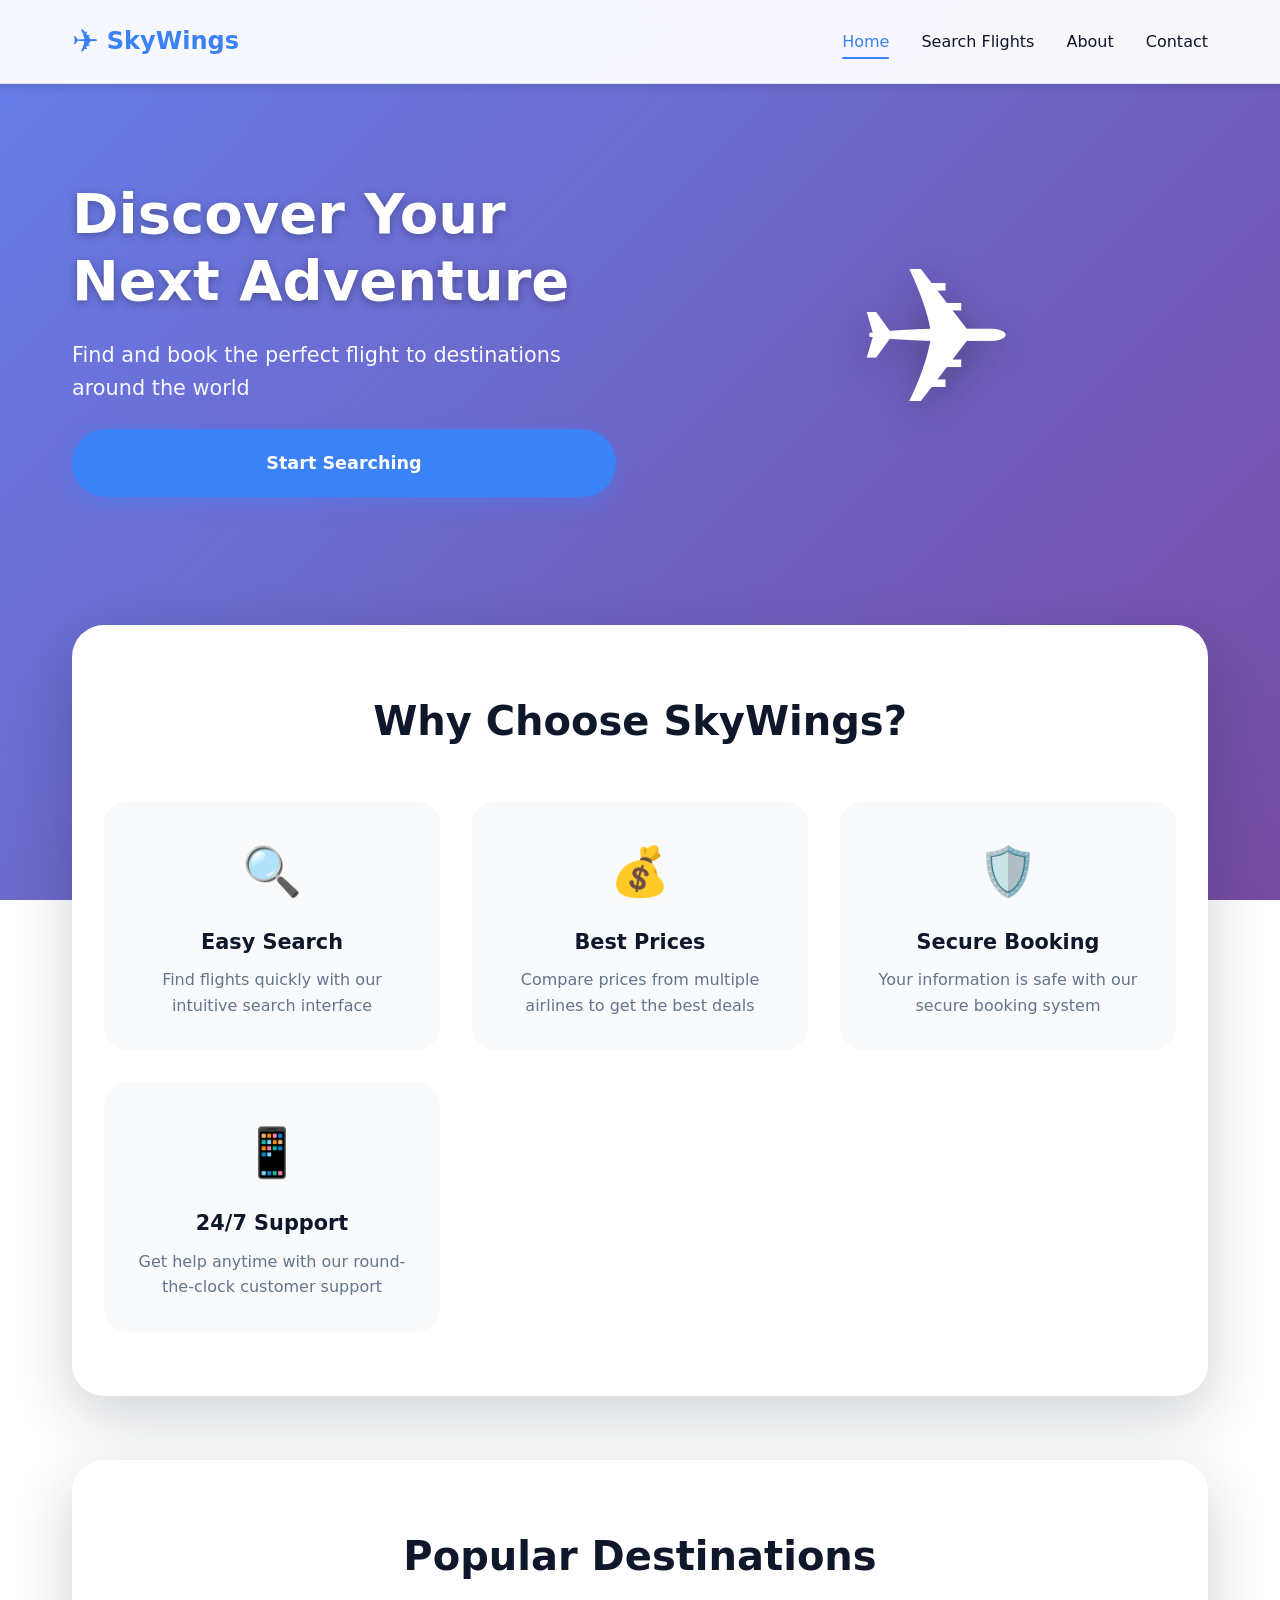
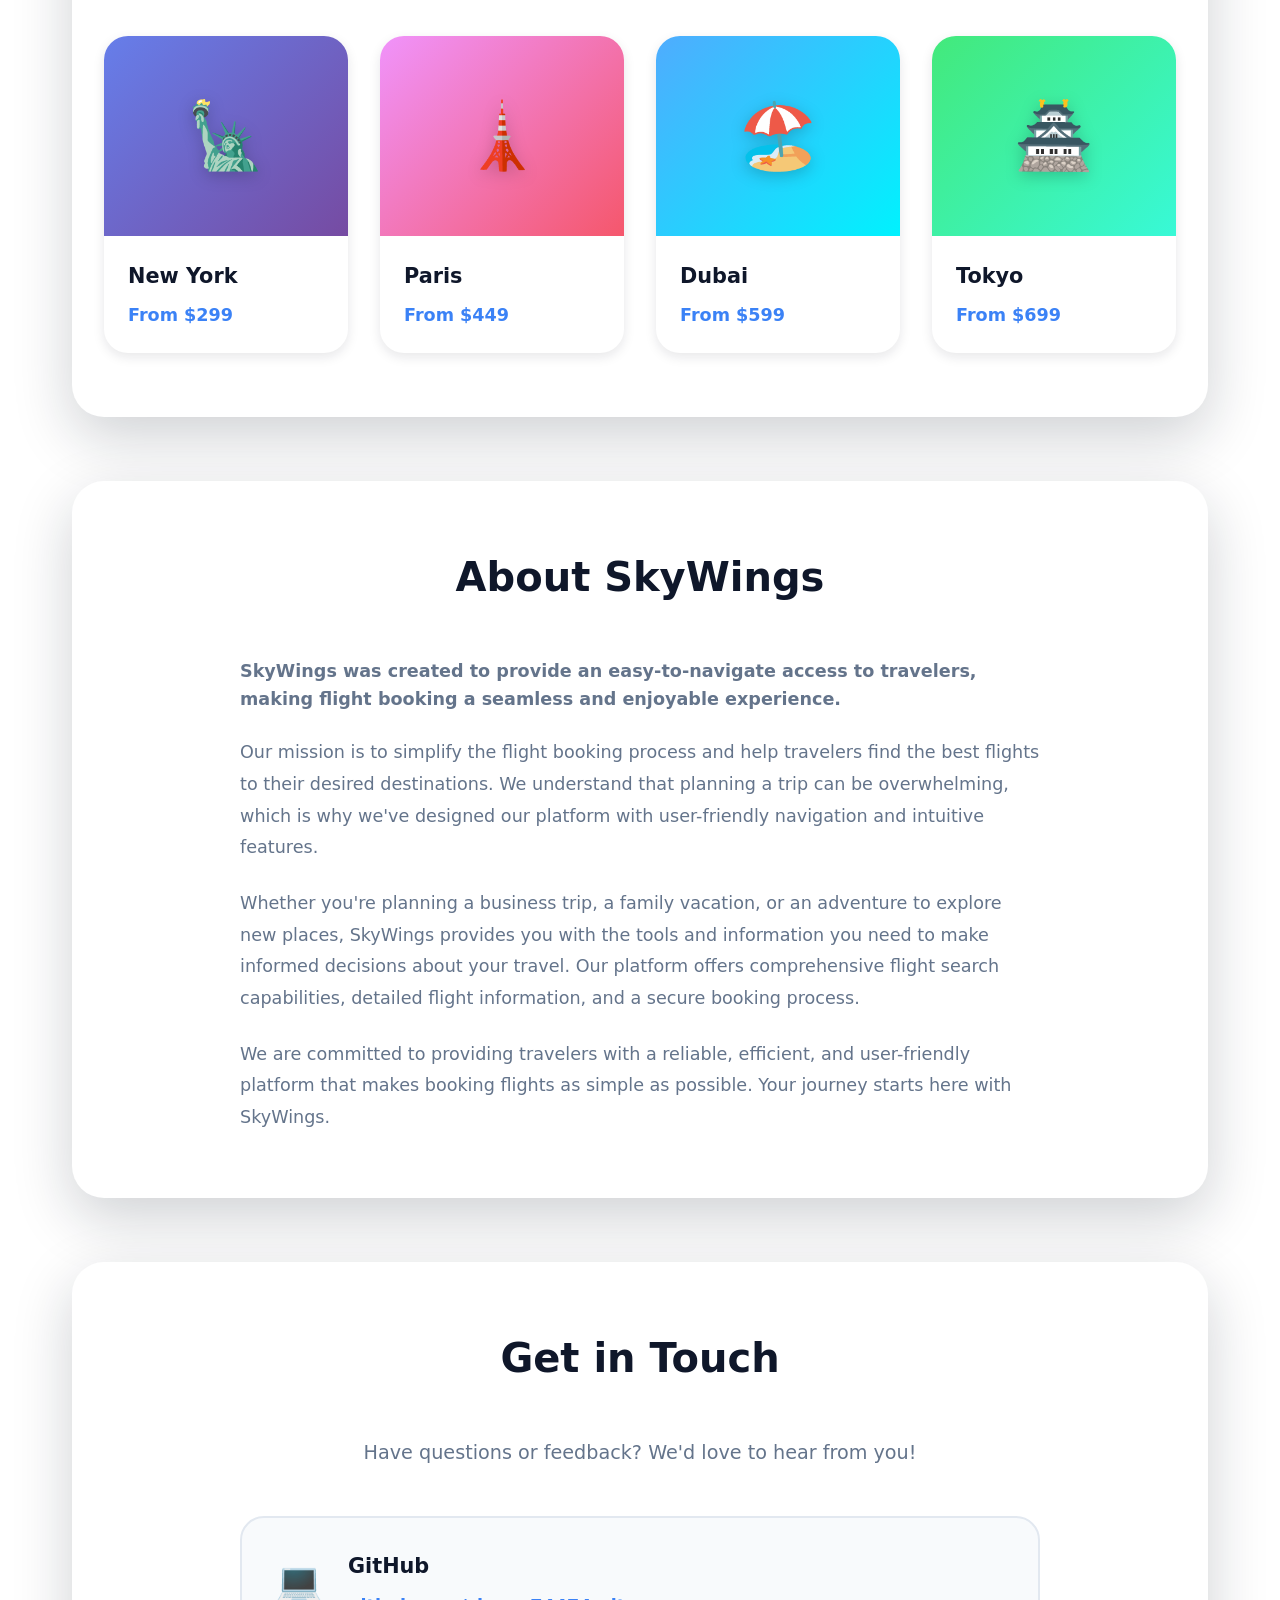
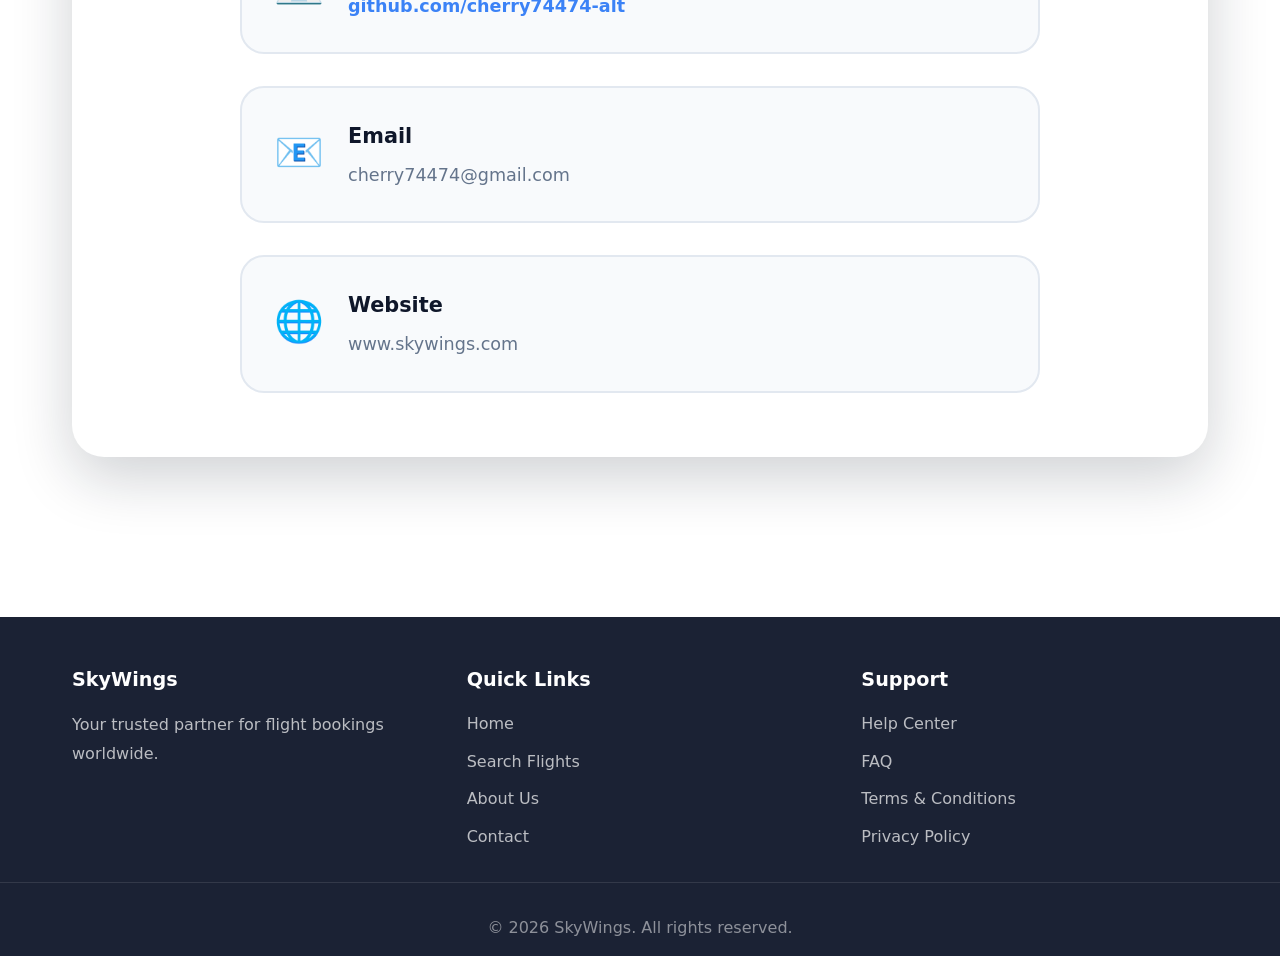
<file: final project/index.html>
<!DOCTYPE html>
<html lang="en">
  <head>
    <meta charset="UTF-8" />
    <meta name="viewport" content="width=device-width, initial-scale=1.0" />
    <title>SkyWings - Book Your Perfect Flight</title>
    <link rel="stylesheet" href="styles.css" />
  </head>
  <body>
    <nav class="navbar">
      <div class="nav-container">
        <div class="logo">
          <span class="logo-icon">✈</span>
          <span class="logo-text">SkyWings</span>
        </div>
        <ul class="nav-links">
          <li><a href="index.html" class="active">Home</a></li>
          <li><a href="search.html">Search Flights</a></li>
          <li><a href="#about">About</a></li>
          <li><a href="#contact">Contact</a></li>
        </ul>
      </div>
    </nav>

    <main class="page-container">
      <section class="hero-section">
        <div class="hero-content">
          <h1 class="hero-title">Discover Your Next Adventure</h1>
          <p class="hero-subtitle">Find and book the perfect flight to destinations around the world</p>
          <a href="search.html" class="btn btn--primary btn--large">Start Searching</a>
        </div>
        <div class="hero-image">
          <div class="hero-plane">✈</div>
        </div>
      </section>

      <section class="features-section">
        <h2 class="section-title">Why Choose SkyWings?</h2>
        <div class="features-grid">
          <div class="feature-card">
            <div class="feature-icon">🔍</div>
            <h3>Easy Search</h3>
            <p>Find flights quickly with our intuitive search interface</p>
          </div>
          <div class="feature-card">
            <div class="feature-icon">💰</div>
            <h3>Best Prices</h3>
            <p>Compare prices from multiple airlines to get the best deals</p>
          </div>
          <div class="feature-card">
            <div class="feature-icon">🛡️</div>
            <h3>Secure Booking</h3>
            <p>Your information is safe with our secure booking system</p>
          </div>
          <div class="feature-card">
            <div class="feature-icon">📱</div>
            <h3>24/7 Support</h3>
            <p>Get help anytime with our round-the-clock customer support</p>
          </div>
        </div>
      </section>

      <section class="popular-destinations">
        <h2 class="section-title">Popular Destinations</h2>
        <div class="destinations-grid">
          <div class="destination-card">
            <div class="destination-image" style="background: linear-gradient(135deg, #667eea 0%, #764ba2 100%);">
              <span class="destination-emoji">🗽</span>
            </div>
            <h3>New York</h3>
            <p>From $299</p>
          </div>
          <div class="destination-card">
            <div class="destination-image" style="background: linear-gradient(135deg, #f093fb 0%, #f5576c 100%);">
              <span class="destination-emoji">🗼</span>
            </div>
            <h3>Paris</h3>
            <p>From $449</p>
          </div>
          <div class="destination-card">
            <div class="destination-image" style="background: linear-gradient(135deg, #4facfe 0%, #00f2fe 100%);">
              <span class="destination-emoji">🏖️</span>
            </div>
            <h3>Dubai</h3>
            <p>From $599</p>
          </div>
          <div class="destination-card">
            <div class="destination-image" style="background: linear-gradient(135deg, #43e97b 0%, #38f9d7 100%);">
              <span class="destination-emoji">🏯</span>
            </div>
            <h3>Tokyo</h3>
            <p>From $699</p>
          </div>
        </div>
      </section>

      <section id="about" class="about-section">
        <h2 class="section-title">About SkyWings</h2>
        <div class="about-content">
          <div class="about-text">
            <p class="about-intro">
              SkyWings was created to provide an easy-to-navigate access to travelers, making flight booking a seamless and enjoyable experience.
            </p>
            <p>
              Our mission is to simplify the flight booking process and help travelers find the best flights to their desired destinations. We understand that planning a trip can be overwhelming, which is why we've designed our platform with user-friendly navigation and intuitive features.
            </p>
            <p>
              Whether you're planning a business trip, a family vacation, or an adventure to explore new places, SkyWings provides you with the tools and information you need to make informed decisions about your travel. Our platform offers comprehensive flight search capabilities, detailed flight information, and a secure booking process.
            </p>
            <p>
              We are committed to providing travelers with a reliable, efficient, and user-friendly platform that makes booking flights as simple as possible. Your journey starts here with SkyWings.
            </p>
          </div>
        </div>
      </section>

      <section id="contact" class="contact-section">
        <h2 class="section-title">Get in Touch</h2>
        <div class="contact-content">
          <div class="contact-info">
            <p class="contact-intro">
              Have questions or feedback? We'd love to hear from you!
            </p>
            <div class="contact-details">
              <div class="contact-item">
                <div class="contact-icon">💻</div>
                <div class="contact-text">
                  <h3>GitHub</h3>
                  <p>
                    <a href="https://github.com/cherry74474-alt" target="_blank" rel="noopener noreferrer" class="contact-link">
                      github.com/cherry74474-alt
                    </a>
                  </p>
                </div>
              </div>
              <div class="contact-item">
                <div class="contact-icon">📧</div>
                <div class="contact-text">
                  <h3>Email</h3>
                  <p>cherry74474@gmail.com</p>
                </div>
              </div>
              <div class="contact-item">
                <div class="contact-icon">🌐</div>
                <div class="contact-text">
                  <h3>Website</h3>
                  <p>www.skywings.com</p>
                </div>
              </div>
            </div>
          </div>
        </div>
      </section>
    </main>

    <footer class="footer">
      <div class="footer-content">
        <div class="footer-section">
          <h4>SkyWings</h4>
          <p>Your trusted partner for flight bookings worldwide.</p>
        </div>
        <div class="footer-section">
          <h4>Quick Links</h4>
          <ul>
            <li><a href="index.html">Home</a></li>
            <li><a href="search.html">Search Flights</a></li>
            <li><a href="#about">About Us</a></li>
            <li><a href="#contact">Contact</a></li>
          </ul>
        </div>
        <div class="footer-section">
          <h4>Support</h4>
          <ul>
            <li><a href="#help">Help Center</a></li>
            <li><a href="#faq">FAQ</a></li>
            <li><a href="#terms">Terms & Conditions</a></li>
            <li><a href="#privacy">Privacy Policy</a></li>
          </ul>
        </div>
      </div>
      <div class="footer-bottom">
        <p>&copy; 2026 SkyWings. All rights reserved.</p>
      </div>
    </footer>
  </body>
</html>
</file>
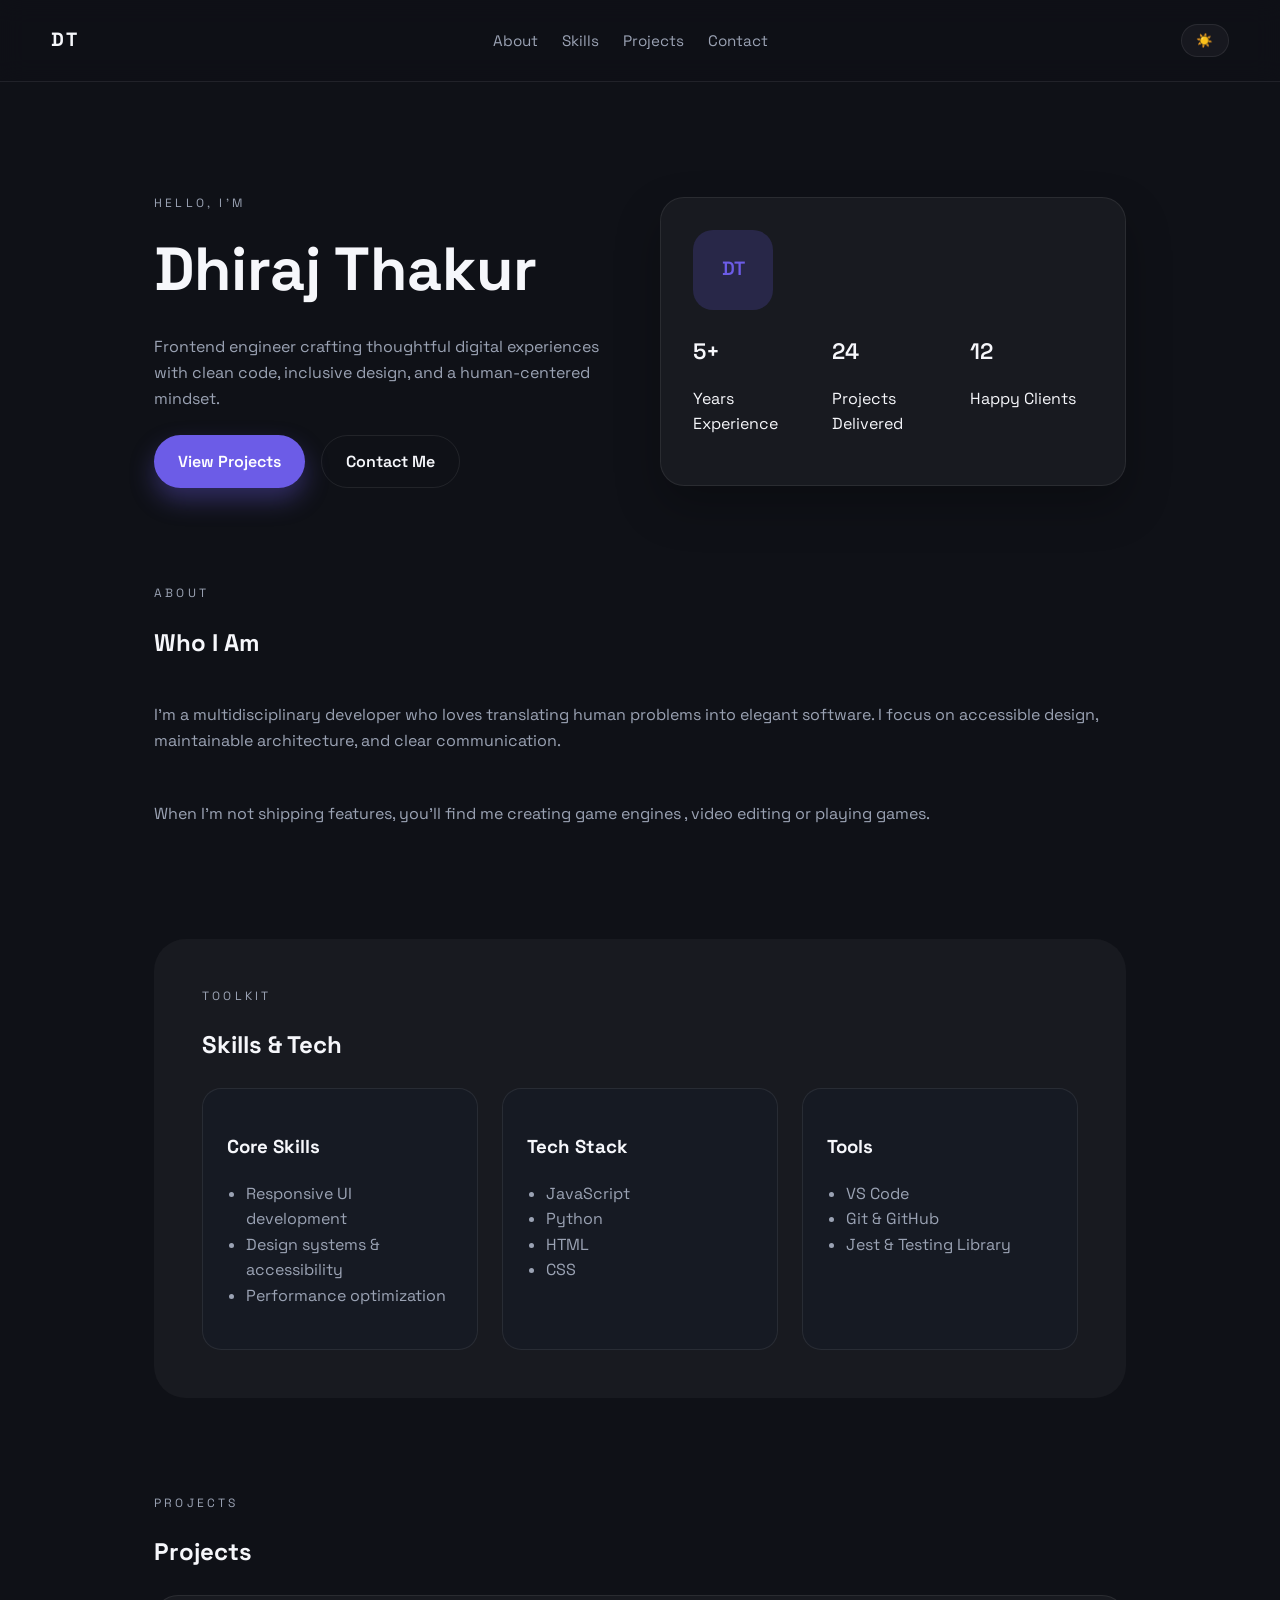
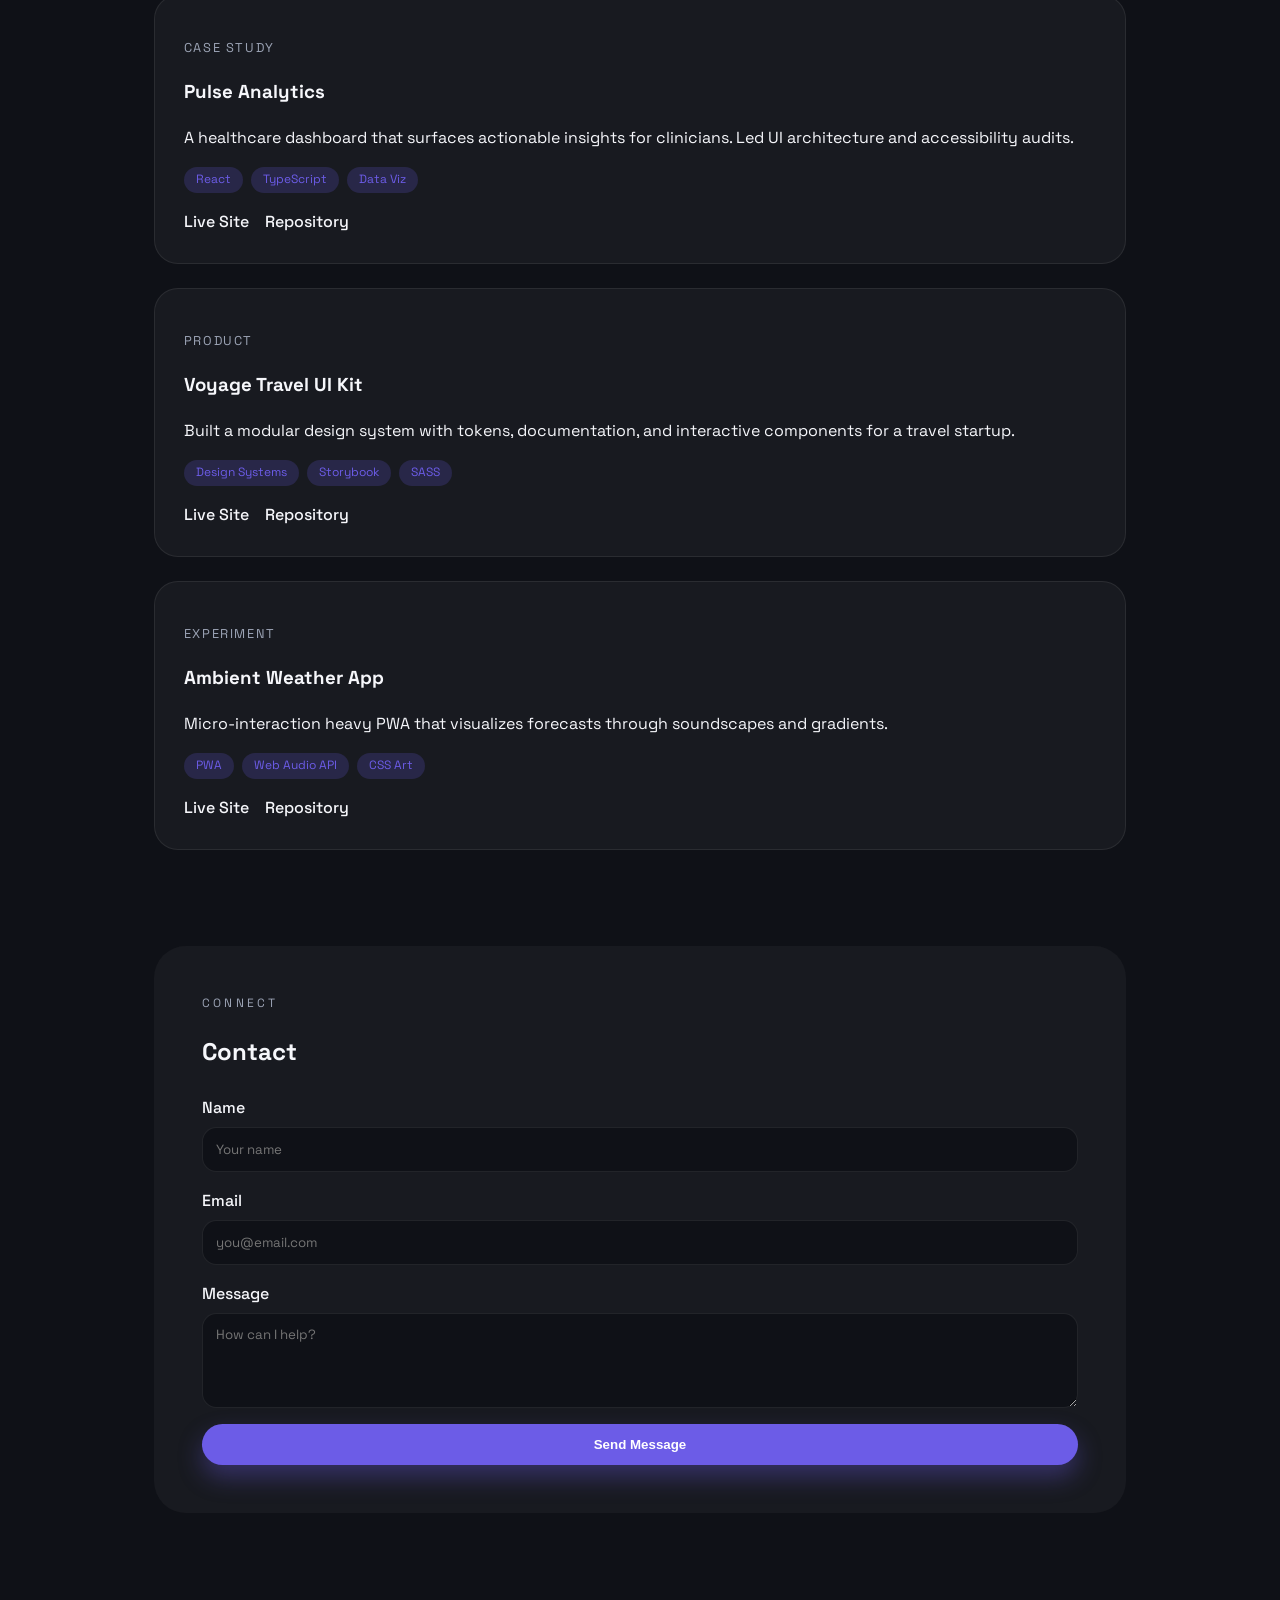
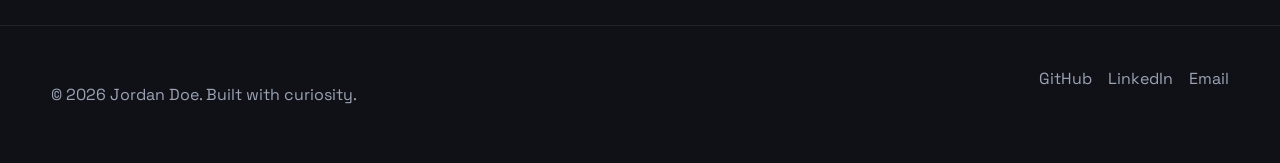
<file: week 1/index.html>
<!DOCTYPE html>
<html lang="en">
  <head>
    <meta charset="UTF-8" />
    <meta name="viewport" content="width=device-width, initial-scale=1.0" />
    <meta name="description" content="Personal portfolio of a web developer." />
    <title>My Portfolio</title>
    <link rel="preconnect" href="https://fonts.googleapis.com" />
    <link rel="preconnect" href="https://fonts.gstatic.com" crossorigin />
    <link
      href="https://fonts.googleapis.com/css2?family=Space+Grotesk:wght@400;500;600;700&display=swap"
      rel="stylesheet"
    />
    <link rel="stylesheet" href="styles.css" />
  </head>
  <body>
    <header class="site-header">
      <div class="logo">DT</div>
      <nav class="nav">
        <button class="nav__toggle" aria-label="Toggle navigation">
          <span></span>
          <span></span>
          <span></span>
        </button>
        <ul class="nav__list">
          <li><a href="#about">About</a></li>
          <li><a href="#skills">Skills</a></li>
          <li><a href="#projects">Projects</a></li>
          <li><a href="#contact">Contact</a></li>
        </ul>
      </nav>
      <button id="themeToggle" class="theme-toggle" aria-label="Toggle theme">
        <span class="theme-toggle__icon">☀️</span>
      </button>
    </header>

    <main>
      <section class="hero" id="home">
        <div class="hero__content">
          <p class="eyebrow">Hello, I'm</p>
          <h1>Dhiraj Thakur</h1>
          <p class="hero__subtitle">
            Frontend engineer crafting thoughtful digital experiences with clean
            code, inclusive design, and a human-centered mindset.
          </p>
          <div class="hero__actions">
            <a class="btn btn--primary" href="#projects">View Projects</a>
            <a class="btn btn--ghost" href="#contact">Contact Me</a>
          </div>
        </div>
        <div class="hero__card">
          <div class="hero__avatar" aria-hidden="true">DT</div>
          <ul class="hero__stats">
            <li>
              <span>5+</span>
              <p>Years Experience</p>
            </li>
            <li>
              <span>24</span>
              <p>Projects Delivered</p>
            </li>
            <li>
              <span>12</span>
              <p>Happy Clients</p>
            </li>
          </ul>
        </div>
      </section>

      <section id="about" class="section">
        <div class="section__header">
          <p class="eyebrow">About</p>
          <h2>Who I Am</h2>
        </div>
        <div class="about">
          <p>
            I'm a multidisciplinary developer who loves translating human
            problems into elegant software. I focus on accessible design,
            maintainable architecture, and clear communication.
          </p>
          <p>
            When I'm not shipping features, you'll find me creating game engines  , video editing or playing games.
          </p>
        </div>
      </section>

      <section id="skills" class="section section--alt">
        <div class="section__header">
          <p class="eyebrow">Toolkit</p>
          <h2>Skills & Tech</h2>
        </div>
        <div class="skills">
          <article>
            <h3>Core Skills</h3>
            <ul>
              <li>Responsive UI development</li>
              <li>Design systems & accessibility</li>
              <li>Performance optimization</li>
            </ul>
          </article>
          <article>
            <h3>Tech Stack</h3>
            <ul>
              <li>JavaScript </li>
              <li>Python</li>
              <li>HTML</li>
              <li>CSS</li>
            </ul>
          </article>
          <article>
            <h3>Tools</h3>
            <ul>
              <li>VS Code</li>
              <li>Git & GitHub</li>
              <li>Jest & Testing Library</li>
            </ul>
          </article>
        </div>
      </section>

      <section id="projects" class="section">
        <div class="section__header">
          <p class="eyebrow">Projects</p>
          <h2>Projects</h2>
        </div>
        <div class="projects">
          <article class="project-card">
            <p class="project-card__label">Case Study</p>
            <h3>Pulse Analytics</h3>
            <p>
              A healthcare dashboard that surfaces actionable insights for
              clinicians. Led UI architecture and accessibility audits.
            </p>
            <ul class="project-card__tags">
              <li>React</li>
              <li>TypeScript</li>
              <li>Data Viz</li>
            </ul>
            <div class="project-card__links">
              <a href="#" aria-label="View live Pulse Analytics project"
                >Live Site</a
              >
              <a href="#" aria-label="View Pulse Analytics repository"
                >Repository</a
              >
            </div>
          </article>

          <article class="project-card">
            <p class="project-card__label">Product</p>
            <h3>Voyage Travel UI Kit</h3>
            <p>
              Built a modular design system with tokens, documentation, and
              interactive components for a travel startup.
            </p>
            <ul class="project-card__tags">
              <li>Design Systems</li>
              <li>Storybook</li>
              <li>SASS</li>
            </ul>
            <div class="project-card__links">
              <a href="#" aria-label="View live Voyage UI Kit project"
                >Live Site</a
              >
              <a href="#" aria-label="View Voyage UI Kit repository"
                >Repository</a
              >
            </div>
          </article>

          <article class="project-card">
            <p class="project-card__label">Experiment</p>
            <h3>Ambient Weather App</h3>
            <p>
              Micro-interaction heavy PWA that visualizes forecasts through
              soundscapes and gradients.
            </p>
            <ul class="project-card__tags">
              <li>PWA</li>
              <li>Web Audio API</li>
              <li>CSS Art</li>
            </ul>
            <div class="project-card__links">
              <a href="#" aria-label="View live Ambient Weather project"
                >Live Site</a
              >
              <a href="#" aria-label="View Ambient Weather repository"
                >Repository</a
              >
            </div>
          </article>
        </div>
      </section>

      <section id="contact" class="section section--alt">
        <div class="section__header">
          <p class="eyebrow">Connect</p>
          <h2>Contact</h2>
        </div>
        <form class="contact-form">
          <label>
            Name
            <input type="text" name="name" placeholder="Your name" required />
          </label>
          <label>
            Email
            <input type="email" name="email" placeholder="you@email.com" required />
          </label>
          <label>
            Message
            <textarea name="message" rows="4" placeholder="How can I help?" required></textarea>
          </label>
          <button type="submit" class="btn btn--primary">Send Message</button>
        </form>
      </section>
    </main>

    <footer class="site-footer">
      <p>© <span id="year"></span> Jordan Doe. Built with curiosity.</p>
      <div class="socials">
        <a href="https://github.com" target="_blank" rel="noopener">GitHub</a>
        <a href="https://linkedin.com" target="_blank" rel="noopener"
          >LinkedIn</a
        >
        <a href="mailto:jordan@example.com">Email</a>
      </div>
    </footer>

    <script src="script.js"></script>
  </body>
</html>
</file>
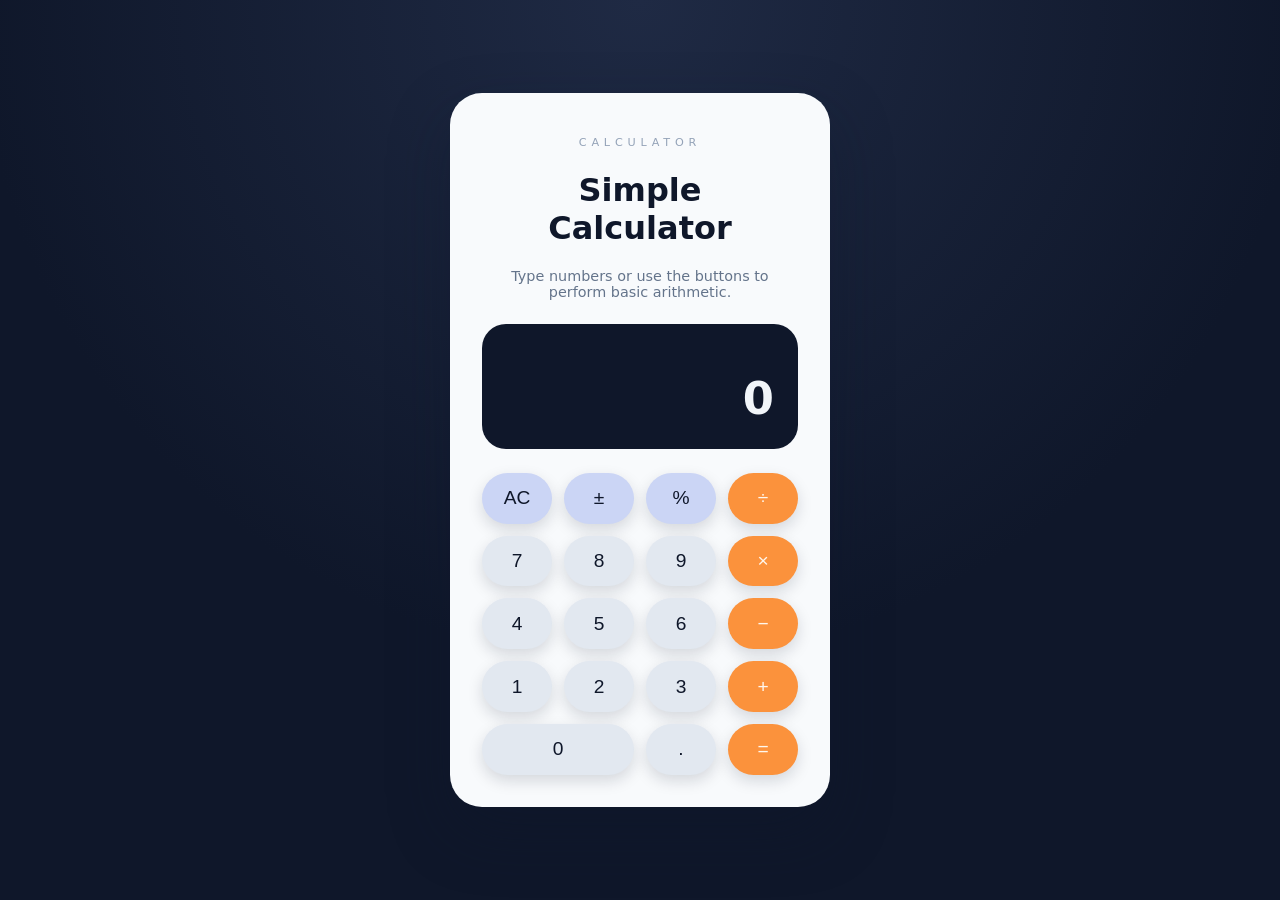
<file: week2/index.html>
<!DOCTYPE html>
<html lang="en">
  <head>
    <meta charset="UTF-8" />
    <meta name="viewport" content="width=device-width, initial-scale=1.0" />
    <title>Week 2 Calculator</title>
    <link rel="stylesheet" href="styles.css" />
  </head>
  <body>
    <main class="calculator">
      <header>
        <p class="eyebrow">calculator</p>
        <h1>Simple Calculator</h1>
        <p class="muted">
          Type numbers or use the buttons to perform basic arithmetic.
        </p>
      </header>

      <div class="display" aria-live="polite">
        <div class="history" id="history"></div>
        <div class="current" id="display">0</div>
      </div>

      <div class="keypad" role="group" aria-label="Calculator keypad">
        <button data-action="clear" class="key key--function">AC</button>
        <button data-action="sign" class="key key--function">±</button>
        <button data-action="percent" class="key key--function">%</button>
        <button data-action="divide" class="key key--operator">÷</button>

        <button data-value="7" class="key">7</button>
        <button data-value="8" class="key">8</button>
        <button data-value="9" class="key">9</button>
        <button data-action="multiply" class="key key--operator">×</button>

        <button data-value="4" class="key">4</button>
        <button data-value="5" class="key">5</button>
        <button data-value="6" class="key">6</button>
        <button data-action="subtract" class="key key--operator">−</button>

        <button data-value="1" class="key">1</button>
        <button data-value="2" class="key">2</button>
        <button data-value="3" class="key">3</button>
        <button data-action="add" class="key key--operator">+</button>

        <button data-value="0" class="key key--zero">0</button>
        <button data-value="." class="key">.</button>
        <button data-action="equals" class="key key--operator">=</button>
      </div>
    </main>

    <script src="script.js"></script>
  </body>
</html>
</file>
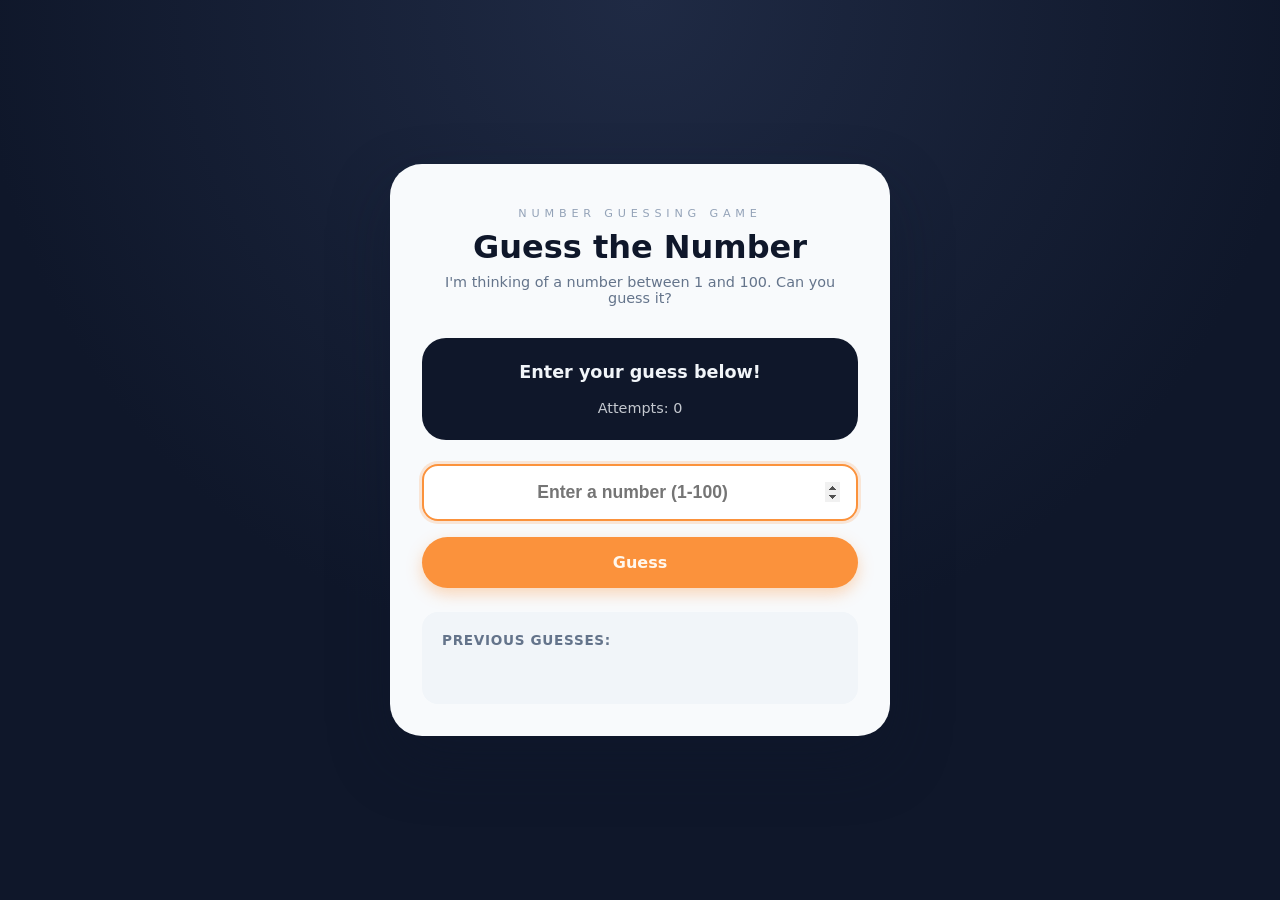
<file: week3/index.html>
<!DOCTYPE html>
<html lang="en">
  <head>
    <meta charset="UTF-8" />
    <meta name="viewport" content="width=device-width, initial-scale=1.0" />
    <title>Week 3 Number Guessing Game</title>
    <link rel="stylesheet" href="styles.css" />
  </head>
  <body>
    <main class="game">
      <header>
        <p class="eyebrow">number guessing game</p>
        <h1>Guess the Number</h1>
        <p class="muted">
          I'm thinking of a number between 1 and 100. Can you guess it?
        </p>
      </header>

      <div class="game-area">
        <div class="status" id="status" aria-live="polite">
          <p id="message">Enter your guess below!</p>
          <div class="attempts" id="attempts">Attempts: <span id="attemptCount">0</span></div>
        </div>

        <div class="input-section">
          <input
            type="number"
            id="guessInput"
            min="1"
            max="100"
            placeholder="Enter a number (1-100)"
            aria-label="Enter your guess"
          />
          <button id="submitBtn" class="btn btn--primary">Guess</button>
        </div>

        <div class="previous-guesses" id="previousGuesses" aria-live="polite">
          <p class="previous-guesses__label">Previous guesses:</p>
          <div class="guesses-list" id="guessesList"></div>
        </div>

        <button id="resetBtn" class="btn btn--ghost" style="display: none;">
          New Game
        </button>
      </div>
    </main>

    <script src="script.js"></script>
  </body>
</html>
</file>
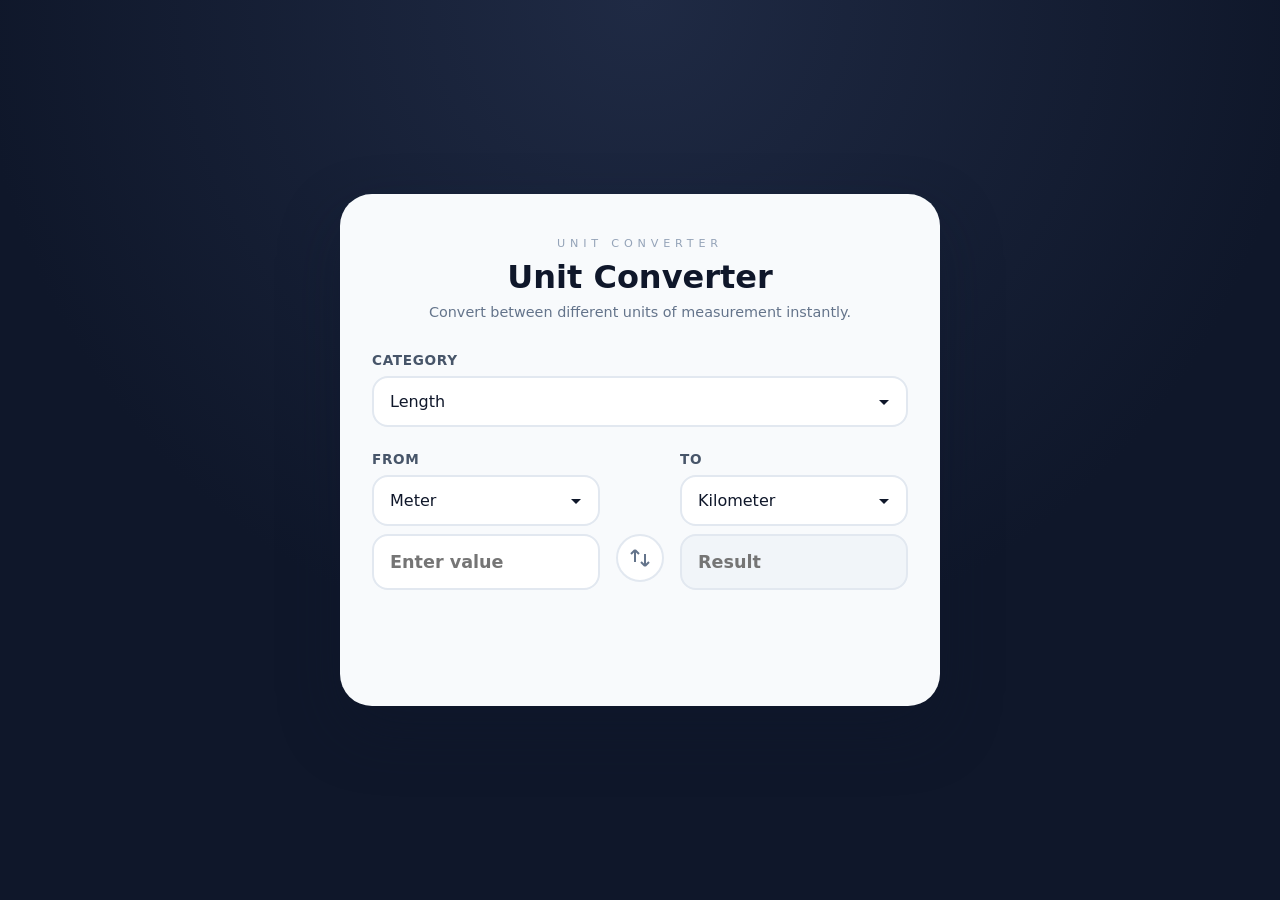
<file: week4/index.html>
<!DOCTYPE html>
<html lang="en">
  <head>
    <meta charset="UTF-8" />
    <meta name="viewport" content="width=device-width, initial-scale=1.0" />
    <title>Week 4 Unit Converter</title>
    <link rel="stylesheet" href="styles.css" />
  </head>
  <body>
    <main class="converter">
      <header>
        <p class="eyebrow">unit converter</p>
        <h1>Unit Converter</h1>
        <p class="muted">
          Convert between different units of measurement instantly.
        </p>
      </header>

      <div class="converter-area">
        <div class="category-selector">
          <label for="categorySelect" class="label">Category</label>
          <select id="categorySelect" class="select" aria-label="Select conversion category">
            <option value="length">Length</option>
            <option value="weight">Weight</option>
            <option value="temperature">Temperature</option>
            <option value="volume">Volume</option>
          </select>
        </div>

        <div class="conversion-panel">
          <div class="input-group">
            <label for="fromUnit" class="label">From</label>
            <select id="fromUnit" class="select" aria-label="Select source unit"></select>
            <input
              type="number"
              id="fromValue"
              class="input"
              placeholder="Enter value"
              aria-label="Enter value to convert"
              step="any"
            />
          </div>

          <button id="swapBtn" class="swap-btn" aria-label="Swap units">
            <svg width="24" height="24" viewBox="0 0 24 24" fill="none" stroke="currentColor" stroke-width="2">
              <path d="M7 16V4m0 0L3 8m4-4l4 4M17 8V20m0 0l4-4m-4 4l-4-4"/>
            </svg>
          </button>

          <div class="input-group">
            <label for="toUnit" class="label">To</label>
            <select id="toUnit" class="select" aria-label="Select target unit"></select>
            <input
              type="number"
              id="toValue"
              class="input"
              placeholder="Result"
              aria-label="Converted result"
              readonly
            />
          </div>
        </div>

        <div class="result-display" id="resultDisplay" aria-live="polite">
          <p id="resultText" class="result-text"></p>
        </div>
      </div>
    </main>

    <script src="script.js"></script>
  </body>
</html>
</file>
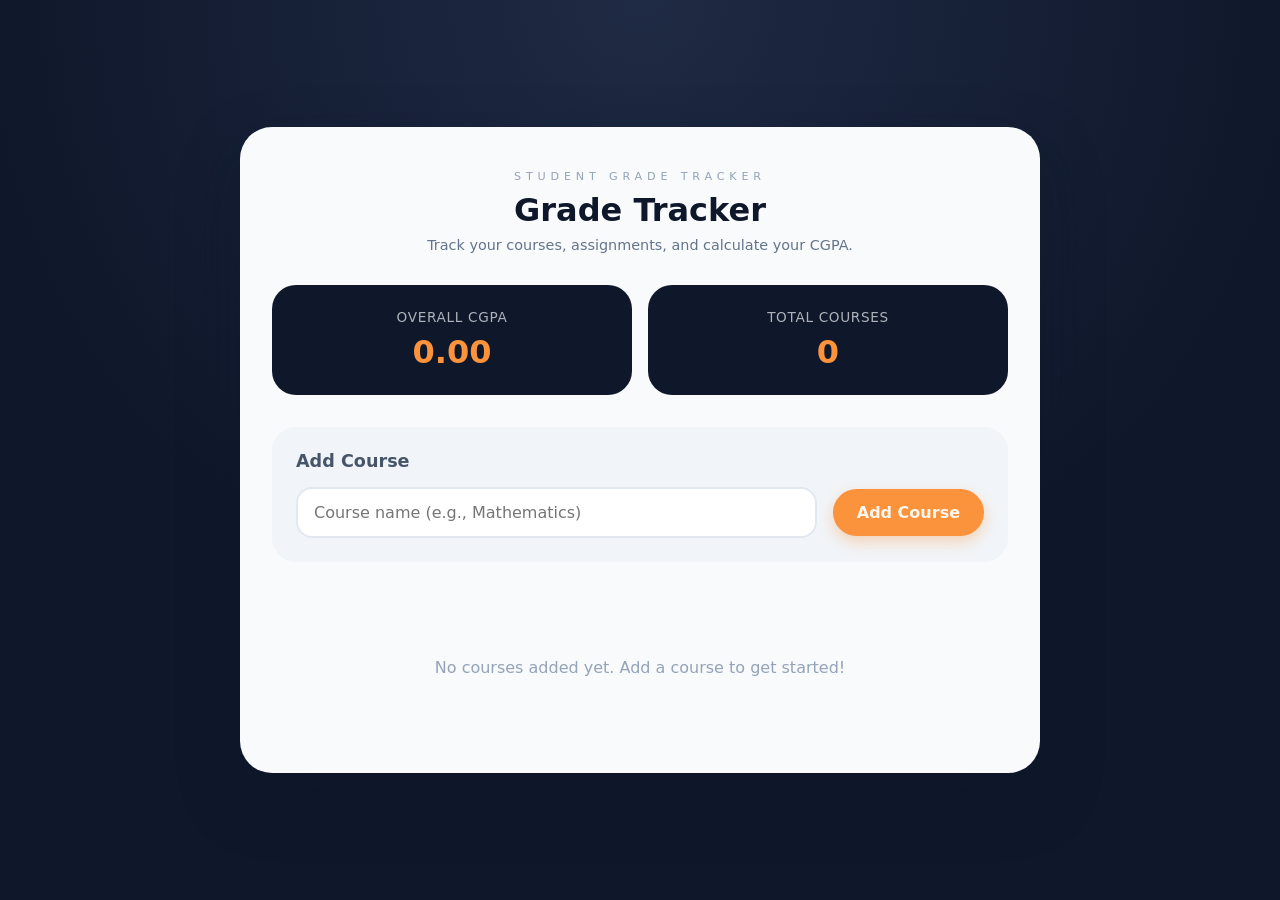
<file: week5/index.html>
<!DOCTYPE html>
<html lang="en">
  <head>
    <meta charset="UTF-8" />
    <meta name="viewport" content="width=device-width, initial-scale=1.0" />
    <title>Week 5 Student Grade Tracker</title>
    <link rel="stylesheet" href="styles.css" />
  </head>
  <body>
    <main class="tracker">
      <header>
        <p class="eyebrow">student grade tracker</p>
        <h1>Grade Tracker</h1>
        <p class="muted">
          Track your courses, assignments, and calculate your CGPA.
        </p>
      </header>

      <div class="tracker-area">
        <div class="overall-stats" id="overallStats">
          <div class="stat-card">
            <p class="stat-label">Overall CGPA</p>
            <p class="stat-value" id="overallGPA">0.00</p>
          </div>
          <div class="stat-card">
            <p class="stat-label">Total Courses</p>
            <p class="stat-value" id="totalCourses">0</p>
          </div>
        </div>

        <div class="add-course-section">
          <h2 class="section-title">Add Course</h2>
          <div class="form-row">
            <input
              type="text"
              id="courseNameInput"
              class="input"
              placeholder="Course name (e.g., Mathematics)"
              aria-label="Course name"
            />
            <button id="addCourseBtn" class="btn btn--primary">Add Course</button>
          </div>
        </div>

        <div class="courses-list" id="coursesList">
          <p class="empty-state" id="emptyState">No courses added yet. Add a course to get started!</p>
        </div>
      </div>
    </main>

    <script src="script.js"></script>
  </body>
</html>
</file>
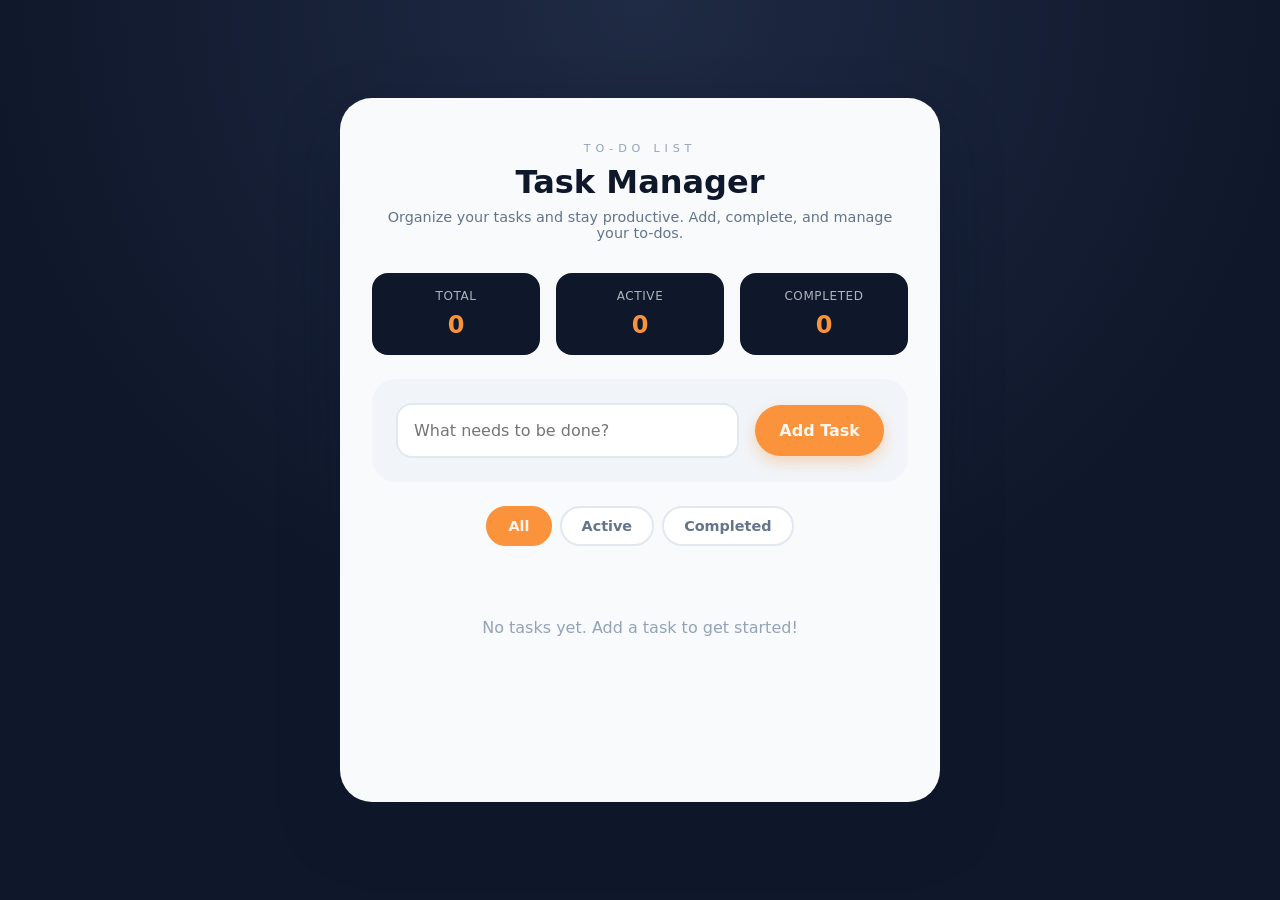
<file: week6/index.html>
<!DOCTYPE html>
<html lang="en">
  <head>
    <meta charset="UTF-8" />
    <meta name="viewport" content="width=device-width, initial-scale=1.0" />
    <title>Week 6 To-Do List</title>
    <link rel="stylesheet" href="styles.css" />
  </head>
  <body>
    <main class="todo-app">
      <header>
        <p class="eyebrow">to-do list</p>
        <h1>Task Manager</h1>
        <p class="muted">
          Organize your tasks and stay productive. Add, complete, and manage your to-dos.
        </p>
      </header>

      <div class="todo-area">
        <div class="stats-bar">
          <div class="stat-item">
            <span class="stat-label">Total</span>
            <span class="stat-value" id="totalTasks">0</span>
          </div>
          <div class="stat-item">
            <span class="stat-label">Active</span>
            <span class="stat-value" id="activeTasks">0</span>
          </div>
          <div class="stat-item">
            <span class="stat-label">Completed</span>
            <span class="stat-value" id="completedTasks">0</span>
          </div>
        </div>

        <div class="add-task-section">
          <div class="input-group">
            <input
              type="text"
              id="taskInput"
              class="input"
              placeholder="What needs to be done?"
              aria-label="Enter new task"
            />
            <button id="addTaskBtn" class="btn btn--primary">Add Task</button>
          </div>
        </div>

        <div class="filters">
          <button class="filter-btn active" data-filter="all">All</button>
          <button class="filter-btn" data-filter="active">Active</button>
          <button class="filter-btn" data-filter="completed">Completed</button>
        </div>

        <div class="tasks-container">
          <ul class="tasks-list" id="tasksList" role="list">
            <li class="empty-state" id="emptyState">
              <p>No tasks yet. Add a task to get started!</p>
            </li>
          </ul>
        </div>

        <div class="actions-bar" id="actionsBar" style="display: none;">
          <button id="clearCompletedBtn" class="btn btn--ghost">Clear Completed</button>
        </div>
      </div>
    </main>

    <script src="script.js"></script>
  </body>
</html>
</file>
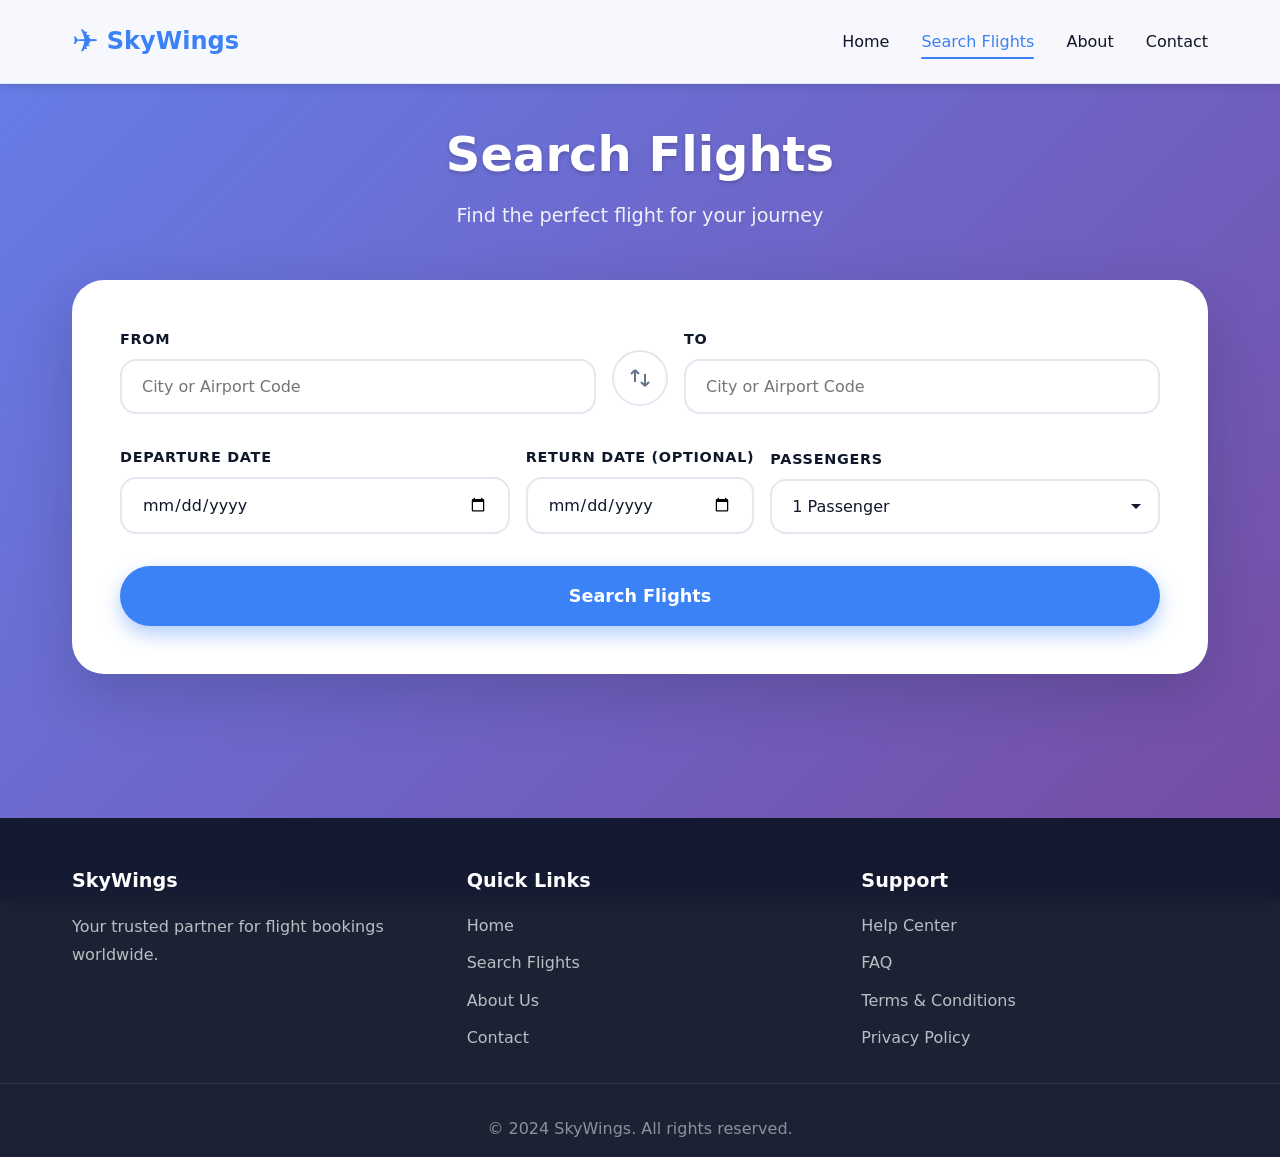
<file: final project/booking.html>
<!DOCTYPE html>
<html lang="en">
  <head>
    <meta charset="UTF-8" />
    <meta name="viewport" content="width=device-width, initial-scale=1.0" />
    <title>Complete Booking - SkyWings</title>
    <link rel="stylesheet" href="styles.css" />
  </head>
  <body>
    <nav class="navbar">
      <div class="nav-container">
        <div class="logo">
          <span class="logo-icon">✈</span>
          <span class="logo-text">SkyWings</span>
        </div>
        <ul class="nav-links">
          <li><a href="index.html">Home</a></li>
          <li><a href="search.html">Search Flights</a></li>
          <li><a href="#about">About</a></li>
          <li><a href="#contact">Contact</a></li>
        </ul>
      </div>
    </nav>

    <main class="page-container">
      <div class="page-header">
        <h1>Complete Your Booking</h1>
        <p>Please provide your details to confirm your flight</p>
      </div>

      <div class="booking-container">
        <div class="booking-content">
          <div class="flight-summary-card" id="flightSummaryCard">
            <h3>Flight Details</h3>
            <div id="flightSummary"></div>
          </div>

          <div class="booking-form-card">
            <h2>Passenger Information</h2>
            <form id="bookingForm" class="booking-form">
              <div id="passengerForms"></div>

              <div class="form-section">
                <h3>Contact Information</h3>
                <div class="form-row">
                  <div class="input-group">
                    <label for="contactEmail" class="label">Email Address</label>
                    <input
                      type="email"
                      id="contactEmail"
                      class="input"
                      placeholder="your.email@example.com"
                      required
                    />
                  </div>
                  <div class="input-group">
                    <label for="contactPhone" class="label">Phone Number</label>
                    <input
                      type="tel"
                      id="contactPhone"
                      class="input"
                      placeholder="+1 (555) 123-4567"
                      required
                    />
                  </div>
                </div>
              </div>

              <div class="form-section">
                <h3>Payment Summary</h3>
                <div class="payment-summary" id="paymentSummary"></div>
              </div>

              <div class="form-actions">
                <a href="search.html" class="btn btn--ghost">Cancel</a>
                <button type="submit" class="btn btn--primary btn--large">Confirm & Pay</button>
              </div>
            </form>
          </div>
        </div>
      </div>
    </main>

    <footer class="footer">
      <div class="footer-content">
        <div class="footer-section">
          <h4>SkyWings</h4>
          <p>Your trusted partner for flight bookings worldwide.</p>
        </div>
        <div class="footer-section">
          <h4>Quick Links</h4>
          <ul>
            <li><a href="index.html">Home</a></li>
            <li><a href="search.html">Search Flights</a></li>
            <li><a href="#about">About Us</a></li>
            <li><a href="#contact">Contact</a></li>
          </ul>
        </div>
        <div class="footer-section">
          <h4>Support</h4>
          <ul>
            <li><a href="#help">Help Center</a></li>
            <li><a href="#faq">FAQ</a></li>
            <li><a href="#terms">Terms & Conditions</a></li>
            <li><a href="#privacy">Privacy Policy</a></li>
          </ul>
        </div>
      </div>
      <div class="footer-bottom">
        <p>&copy; 2024 SkyWings. All rights reserved.</p>
      </div>
    </footer>

    <script src="booking.js"></script>
  </body>
</html>
</file>
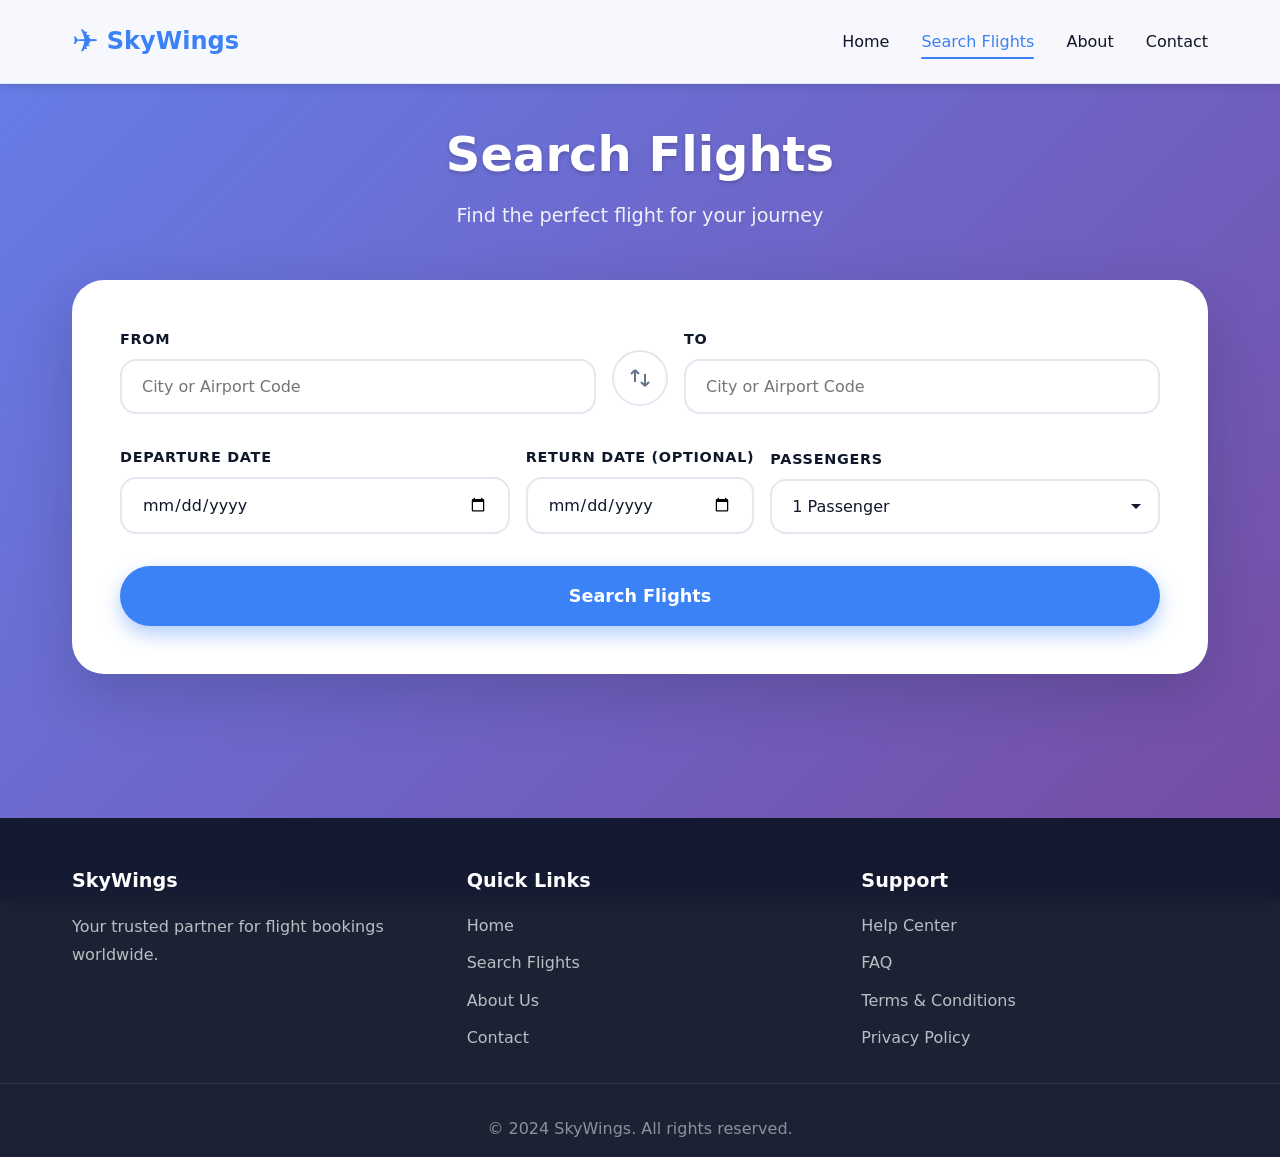
<file: final project/confirmation.html>
<!DOCTYPE html>
<html lang="en">
  <head>
    <meta charset="UTF-8" />
    <meta name="viewport" content="width=device-width, initial-scale=1.0" />
    <title>Booking Confirmed - SkyWings</title>
    <link rel="stylesheet" href="styles.css" />
  </head>
  <body>
    <nav class="navbar">
      <div class="nav-container">
        <div class="logo">
          <span class="logo-icon">✈</span>
          <span class="logo-text">SkyWings</span>
        </div>
        <ul class="nav-links">
          <li><a href="index.html">Home</a></li>
          <li><a href="search.html">Search Flights</a></li>
          <li><a href="#about">About</a></li>
          <li><a href="#contact">Contact</a></li>
        </ul>
      </div>
    </nav>

    <main class="page-container">
      <div class="confirmation-container">
        <div class="confirmation-card">
          <div class="success-animation">
            <div class="success-icon">✓</div>
            <div class="success-circle"></div>
          </div>
          
          <h1>Booking Confirmed!</h1>
          <p class="confirmation-subtitle">Your flight has been successfully booked</p>

          <div class="booking-details-card" id="bookingDetailsCard">
            <h2>Booking Details</h2>
            <div id="bookingDetails"></div>
          </div>

          <div class="info-box">
            <h3>What's Next?</h3>
            <ul class="next-steps">
              <li>✓ A confirmation email has been sent to your email address</li>
              <li>✓ Check your inbox for your e-ticket and booking reference</li>
              <li>✓ Arrive at the airport at least 2 hours before departure</li>
              <li>✓ Have your ID and booking reference ready</li>
            </ul>
          </div>

          <div class="confirmation-actions">
            <a href="index.html" class="btn btn--primary btn--large">Back to Home</a>
            <a href="search.html" class="btn btn--ghost btn--large">Book Another Flight</a>
          </div>
        </div>
      </div>
    </main>

    <footer class="footer">
      <div class="footer-content">
        <div class="footer-section">
          <h4>SkyWings</h4>
          <p>Your trusted partner for flight bookings worldwide.</p>
        </div>
        <div class="footer-section">
          <h4>Quick Links</h4>
          <ul>
            <li><a href="index.html">Home</a></li>
            <li><a href="search.html">Search Flights</a></li>
            <li><a href="#about">About Us</a></li>
            <li><a href="#contact">Contact</a></li>
          </ul>
        </div>
        <div class="footer-section">
          <h4>Support</h4>
          <ul>
            <li><a href="#help">Help Center</a></li>
            <li><a href="#faq">FAQ</a></li>
            <li><a href="#terms">Terms & Conditions</a></li>
            <li><a href="#privacy">Privacy Policy</a></li>
          </ul>
        </div>
      </div>
      <div class="footer-bottom">
        <p>&copy; 2024 SkyWings. All rights reserved.</p>
      </div>
    </footer>

    <script src="confirmation.js"></script>
  </body>
</html>
</file>
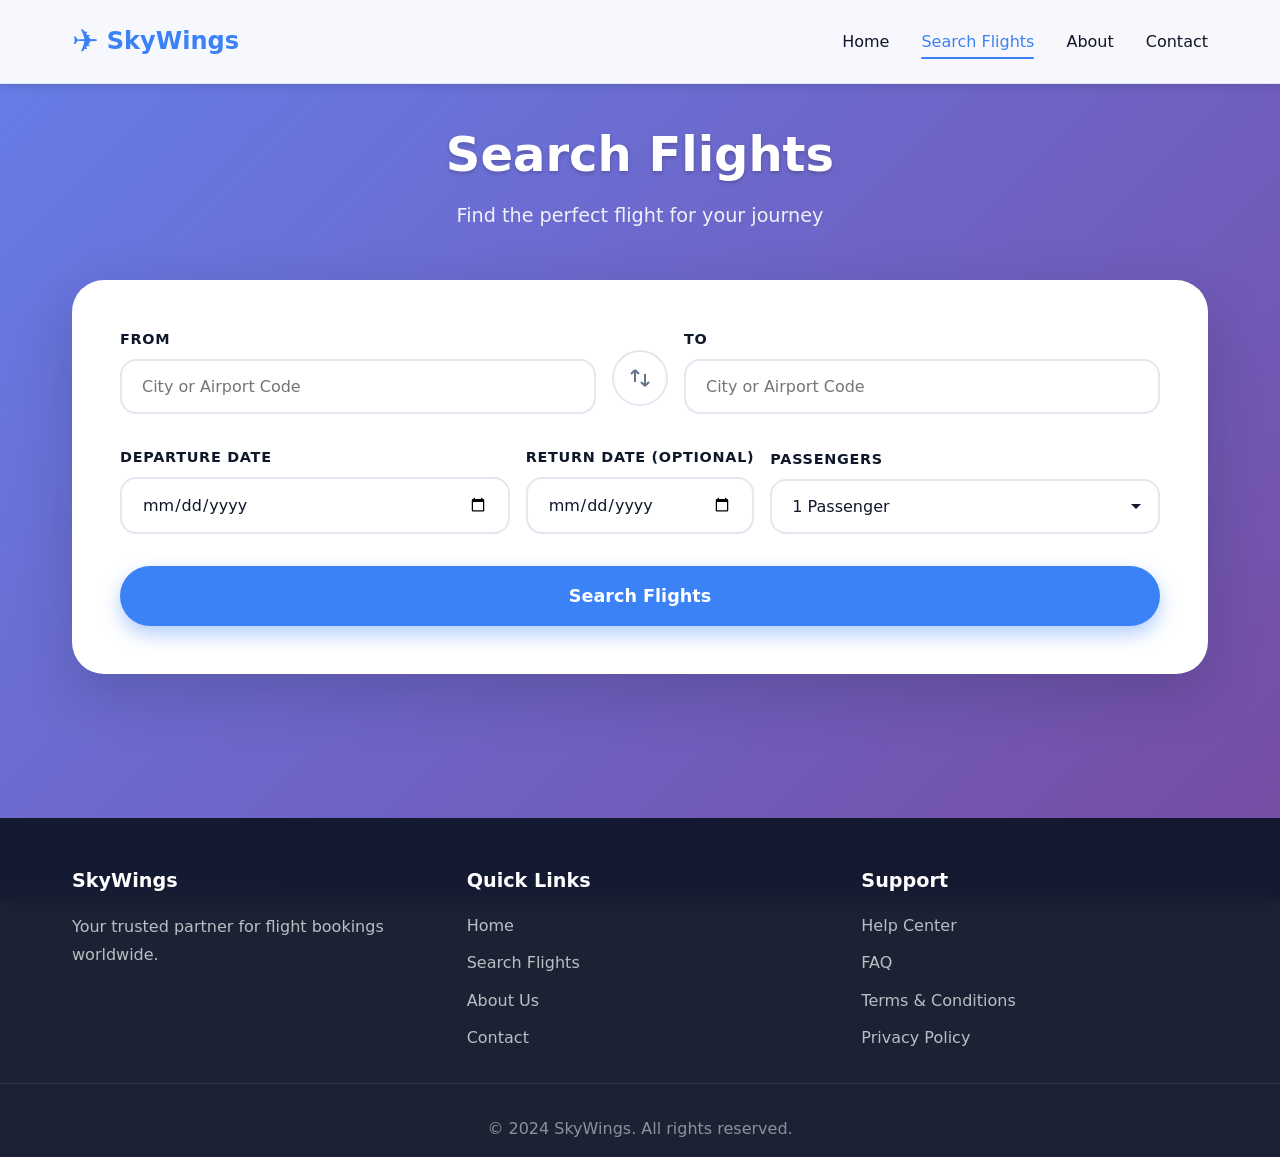
<file: final project/search.html>
<!DOCTYPE html>
<html lang="en">
  <head>
    <meta charset="UTF-8" />
    <meta name="viewport" content="width=device-width, initial-scale=1.0" />
    <title>Search Flights - SkyWings</title>
    <link rel="stylesheet" href="styles.css" />
  </head>
  <body>
    <nav class="navbar">
      <div class="nav-container">
        <div class="logo">
          <span class="logo-icon">✈</span>
          <span class="logo-text">SkyWings</span>
        </div>
        <ul class="nav-links">
          <li><a href="index.html">Home</a></li>
          <li><a href="search.html" class="active">Search Flights</a></li>
          <li><a href="#about">About</a></li>
          <li><a href="#contact">Contact</a></li>
        </ul>
      </div>
    </nav>

    <main class="page-container">
      <div class="page-header">
        <h1>Search Flights</h1>
        <p>Find the perfect flight for your journey</p>
      </div>

      <div class="search-section">
        <div class="search-form-card">
          <form id="searchForm" class="search-form">
            <div class="form-row">
              <div class="input-group">
                <label for="origin" class="label">From</label>
                <input
                  type="text"
                  id="origin"
                  class="input"
                  placeholder="City or Airport Code"
                  list="airports"
                  required
                />
              </div>
              <button type="button" class="swap-btn" id="swapBtn" aria-label="Swap origin and destination">
                <svg width="24" height="24" viewBox="0 0 24 24" fill="none" stroke="currentColor" stroke-width="2">
                  <path d="M7 16V4m0 0L3 8m4-4l4 4M17 8V20m0 0l4-4m-4 4l-4-4"/>
                </svg>
              </button>
              <div class="input-group">
                <label for="destination" class="label">To</label>
                <input
                  type="text"
                  id="destination"
                  class="input"
                  placeholder="City or Airport Code"
                  list="airports"
                  required
                />
              </div>
            </div>

            <div class="form-row">
              <div class="input-group">
                <label for="departDate" class="label">Departure Date</label>
                <input
                  type="date"
                  id="departDate"
                  class="input"
                  required
                />
              </div>
              <div class="input-group">
                <label for="returnDate" class="label">Return Date (Optional)</label>
                <input
                  type="date"
                  id="returnDate"
                  class="input"
                />
              </div>
              <div class="input-group">
                <label for="passengers" class="label">Passengers</label>
                <select id="passengers" class="input select">
                  <option value="1">1 Passenger</option>
                  <option value="2">2 Passengers</option>
                  <option value="3">3 Passengers</option>
                  <option value="4">4 Passengers</option>
                  <option value="5">5 Passengers</option>
                </select>
              </div>
            </div>

            <button type="submit" id="searchBtn" class="btn btn--primary btn--large btn--block">
              Search Flights
            </button>
          </form>
        </div>
      </div>

      <div class="loading" id="loading" style="display: none;">
        <div class="spinner"></div>
        <p>Searching for flights...</p>
      </div>

      <div class="error-message" id="errorMessage" style="display: none;"></div>

      <div class="results-section" id="resultsSection" style="display: none;">
        <div class="results-header">
          <h2>Available Flights</h2>
          <p class="results-count" id="resultsCount"></p>
        </div>
        <div class="flights-list" id="flightsList"></div>
      </div>

      <datalist id="airports">
        <option value="JFK">New York (JFK)</option>
        <option value="LAX">Los Angeles (LAX)</option>
        <option value="LHR">London (LHR)</option>
        <option value="CDG">Paris (CDG)</option>
        <option value="DXB">Dubai (DXB)</option>
        <option value="NRT">Tokyo (NRT)</option>
        <option value="SYD">Sydney (SYD)</option>
        <option value="SFO">San Francisco (SFO)</option>
        <option value="ORD">Chicago (ORD)</option>
        <option value="MIA">Miami (MIA)</option>
      </datalist>
    </main>

    <footer class="footer">
      <div class="footer-content">
        <div class="footer-section">
          <h4>SkyWings</h4>
          <p>Your trusted partner for flight bookings worldwide.</p>
        </div>
        <div class="footer-section">
          <h4>Quick Links</h4>
          <ul>
            <li><a href="index.html">Home</a></li>
            <li><a href="search.html">Search Flights</a></li>
            <li><a href="#about">About Us</a></li>
            <li><a href="#contact">Contact</a></li>
          </ul>
        </div>
        <div class="footer-section">
          <h4>Support</h4>
          <ul>
            <li><a href="#help">Help Center</a></li>
            <li><a href="#faq">FAQ</a></li>
            <li><a href="#terms">Terms & Conditions</a></li>
            <li><a href="#privacy">Privacy Policy</a></li>
          </ul>
        </div>
      </div>
      <div class="footer-bottom">
        <p>&copy; 2024 SkyWings. All rights reserved.</p>
      </div>
    </footer>

    <script src="search.js"></script>
  </body>
</html>
</file>
<file: final project/styles.css>
:root {
  font-family: 'Segoe UI', system-ui, -apple-system, sans-serif;
  --primary: #3b82f6;
  --primary-dark: #2563eb;
  --secondary: #fb923c;
  --success: #10b981;
  --error: #ef4444;
  --text: #0f172a;
  --text-muted: #64748b;
  --bg: #ffffff;
  --bg-alt: #f8fafc;
  --bg-dark: #0f172a;
  --border: #e2e8f0;
  --shadow: rgba(15, 23, 42, 0.1);
  --shadow-lg: rgba(15, 23, 42, 0.2);
}

*,
*::before,
*::after {
  box-sizing: border-box;
  margin: 0;
  padding: 0;
}

html {
  scroll-behavior: smooth;
}

body {
  min-height: 100vh;
  background: linear-gradient(135deg, #667eea 0%, #764ba2 100%);
  background-attachment: fixed;
  color: var(--text);
  line-height: 1.6;
  display: flex;
  flex-direction: column;
}

/* Navigation */
.navbar {
  background: rgba(255, 255, 255, 0.95);
  backdrop-filter: blur(10px);
  border-bottom: 1px solid var(--border);
  position: sticky;
  top: 0;
  z-index: 100;
  box-shadow: 0 4px 6px var(--shadow);
}

.nav-container {
  max-width: 1200px;
  margin: 0 auto;
  padding: 1rem 2rem;
  display: flex;
  justify-content: space-between;
  align-items: center;
}

.logo {
  display: flex;
  align-items: center;
  gap: 0.5rem;
  font-size: 1.5rem;
  font-weight: 700;
  color: var(--primary);
  text-decoration: none;
}

.logo-icon {
  font-size: 2rem;
}

.nav-links {
  display: flex;
  list-style: none;
  gap: 2rem;
  align-items: center;
}

.nav-links a {
  color: var(--text);
  text-decoration: none;
  font-weight: 500;
  transition: color 200ms ease;
  position: relative;
}

.nav-links a:hover,
.nav-links a.active {
  color: var(--primary);
}

.nav-links a.active::after {
  content: '';
  position: absolute;
  bottom: -0.5rem;
  left: 0;
  right: 0;
  height: 2px;
  background: var(--primary);
  border-radius: 2px;
}

/* Page Container */
.page-container {
  flex: 1;
  max-width: 1200px;
  margin: 0 auto;
  padding: 2rem;
  width: 100%;
}

.page-header {
  text-align: center;
  margin-bottom: 3rem;
  color: white;
}

.page-header h1 {
  font-size: 3rem;
  font-weight: 700;
  margin-bottom: 0.5rem;
  text-shadow: 0 2px 4px rgba(0, 0, 0, 0.2);
}

.page-header p {
  font-size: 1.2rem;
  opacity: 0.9;
}

/* Hero Section */
.hero-section {
  display: grid;
  grid-template-columns: 1fr 1fr;
  gap: 3rem;
  align-items: center;
  padding: 4rem 0;
  color: white;
}

.hero-content {
  display: grid;
  gap: 1.5rem;
}

.hero-title {
  font-size: 3.5rem;
  font-weight: 700;
  line-height: 1.2;
  text-shadow: 0 2px 8px rgba(0, 0, 0, 0.3);
}

.hero-subtitle {
  font-size: 1.3rem;
  opacity: 0.95;
  line-height: 1.6;
}

.hero-image {
  display: grid;
  place-items: center;
}

.hero-plane {
  font-size: 12rem;
  animation: float 3s ease-in-out infinite;
  filter: drop-shadow(0 10px 20px rgba(0, 0, 0, 0.3));
}

@keyframes float {
  0%, 100% {
    transform: translateY(0);
  }
  50% {
    transform: translateY(-20px);
  }
}

/* Features Section */
.features-section {
  background: white;
  border-radius: 2rem;
  padding: 4rem 2rem;
  margin: 4rem 0;
  box-shadow: 0 20px 60px var(--shadow-lg);
}

.section-title {
  text-align: center;
  font-size: 2.5rem;
  font-weight: 700;
  margin-bottom: 3rem;
  color: var(--text);
}

.features-grid {
  display: grid;
  grid-template-columns: repeat(auto-fit, minmax(250px, 1fr));
  gap: 2rem;
}

.feature-card {
  text-align: center;
  padding: 2rem;
  border-radius: 1.5rem;
  background: var(--bg-alt);
  transition: transform 200ms ease, box-shadow 200ms ease;
}

.feature-card:hover {
  transform: translateY(-5px);
  box-shadow: 0 10px 30px var(--shadow);
}

.feature-icon {
  font-size: 3rem;
  margin-bottom: 1rem;
}

.feature-card h3 {
  font-size: 1.3rem;
  margin-bottom: 0.5rem;
  color: var(--text);
}

.feature-card p {
  color: var(--text-muted);
}

/* Destinations */
.popular-destinations {
  background: white;
  border-radius: 2rem;
  padding: 4rem 2rem;
  margin: 4rem 0;
  box-shadow: 0 20px 60px var(--shadow-lg);
}

.destinations-grid {
  display: grid;
  grid-template-columns: repeat(auto-fit, minmax(200px, 1fr));
  gap: 2rem;
}

.destination-card {
  background: white;
  border-radius: 1.5rem;
  overflow: hidden;
  box-shadow: 0 4px 12px var(--shadow);
  transition: transform 200ms ease, box-shadow 200ms ease;
  cursor: pointer;
}

.destination-card:hover {
  transform: translateY(-8px);
  box-shadow: 0 12px 24px var(--shadow-lg);
}

.destination-image {
  height: 200px;
  display: grid;
  place-items: center;
  position: relative;
}

.destination-emoji {
  font-size: 4rem;
  filter: drop-shadow(0 4px 8px rgba(0, 0, 0, 0.2));
}

.destination-card h3 {
  padding: 1.5rem 1.5rem 0.5rem;
  font-size: 1.3rem;
  color: var(--text);
}

.destination-card p {
  padding: 0 1.5rem 1.5rem;
  color: var(--primary);
  font-weight: 600;
  font-size: 1.1rem;
}

/* About Section */
.about-section {
  background: white;
  border-radius: 2rem;
  padding: 4rem 2rem;
  margin: 4rem 0;
  box-shadow: 0 20px 60px var(--shadow-lg);
}

.about-content {
  max-width: 800px;
  margin: 0 auto;
}

.about-text {
  display: grid;
  gap: 1.5rem;
  line-height: 1.8;
  color: var(--text);
}

.about-intro {
  font-size: 1.3rem;
  font-weight: 600;
  color: var(--primary);
  line-height: 1.6;
}

.about-text p {
  font-size: 1.1rem;
  color: var(--text-muted);
}

/* Contact Section */
.contact-section {
  background: white;
  border-radius: 2rem;
  padding: 4rem 2rem;
  margin: 4rem 0;
  box-shadow: 0 20px 60px var(--shadow-lg);
}

.contact-content {
  max-width: 800px;
  margin: 0 auto;
}

.contact-intro {
  text-align: center;
  font-size: 1.2rem;
  color: var(--text-muted);
  margin-bottom: 3rem;
}

.contact-details {
  display: grid;
  gap: 2rem;
}

.contact-item {
  display: flex;
  align-items: flex-start;
  gap: 1.5rem;
  padding: 2rem;
  background: var(--bg-alt);
  border-radius: 1.5rem;
  border: 2px solid var(--border);
  transition: all 200ms ease;
}

.contact-item:hover {
  border-color: var(--primary);
  box-shadow: 0 8px 24px var(--shadow);
  transform: translateY(-2px);
}

.contact-icon {
  font-size: 2.5rem;
  flex-shrink: 0;
}

.contact-text h3 {
  margin: 0 0 0.5rem 0;
  font-size: 1.3rem;
  color: var(--text);
}

.contact-text p {
  margin: 0;
  font-size: 1.1rem;
  color: var(--text-muted);
}

.contact-link {
  color: var(--primary);
  text-decoration: none;
  font-weight: 600;
  transition: color 200ms ease;
}

.contact-link:hover {
  color: var(--primary-dark);
  text-decoration: underline;
}

/* Search Section */
.search-section {
  margin-bottom: 3rem;
}

.search-form-card {
  background: white;
  border-radius: 2rem;
  padding: 3rem;
  box-shadow: 0 20px 60px var(--shadow-lg);
}

.search-form {
  display: grid;
  gap: 2rem;
}

.form-row {
  display: grid;
  grid-template-columns: 1fr auto 1fr;
  gap: 1rem;
  align-items: end;
}

.label {
  display: block;
  font-size: 0.9rem;
  font-weight: 600;
  color: var(--text);
  margin-bottom: 0.5rem;
  text-transform: uppercase;
  letter-spacing: 0.05em;
}

.input-group {
  display: flex;
  flex-direction: column;
}

.input {
  border: 2px solid var(--border);
  border-radius: 1rem;
  padding: 1rem 1.25rem;
  font-size: 1rem;
  background: var(--bg);
  color: var(--text);
  transition: all 200ms ease;
  font-family: inherit;
  font-weight: 500;
}

.input:focus {
  outline: none;
  border-color: var(--primary);
  box-shadow: 0 0 0 4px rgba(59, 130, 246, 0.1);
}

.select {
  appearance: none;
  background-image: url("data:image/svg+xml,%3Csvg xmlns='http://www.w3.org/2000/svg' width='12' height='12' viewBox='0 0 12 12'%3E%3Cpath fill='%230f172a' d='M6 9L1 4h10z'/%3E%3C/svg%3E");
  background-repeat: no-repeat;
  background-position: right 1rem center;
  padding-right: 2.5rem;
}

.swap-btn {
  border: 2px solid var(--border);
  background: var(--bg);
  border-radius: 50%;
  width: 56px;
  height: 56px;
  display: grid;
  place-items: center;
  cursor: pointer;
  transition: all 200ms ease;
  color: var(--text-muted);
  flex-shrink: 0;
  margin-bottom: 0.5rem;
}

.swap-btn:hover {
  background: var(--primary);
  border-color: var(--primary);
  color: white;
  transform: rotate(180deg);
}

/* Buttons */
.btn {
  border: none;
  border-radius: 999px;
  padding: 1rem 2rem;
  font-size: 1rem;
  font-weight: 600;
  cursor: pointer;
  transition: all 200ms ease;
  font-family: inherit;
  text-decoration: none;
  display: inline-flex;
  align-items: center;
  justify-content: center;
  white-space: nowrap;
}

.btn:active {
  transform: translateY(2px);
}

.btn--primary {
  background: var(--primary);
  color: white;
  box-shadow: 0 8px 20px rgba(59, 130, 246, 0.4);
}

.btn--primary:hover {
  background: var(--primary-dark);
  box-shadow: 0 12px 28px rgba(59, 130, 246, 0.5);
  transform: translateY(-2px);
}

.btn--large {
  padding: 1.25rem 2.5rem;
  font-size: 1.1rem;
}

.btn--block {
  width: 100%;
}

.btn--ghost {
  background: var(--bg-alt);
  color: var(--text);
  border: 2px solid var(--border);
}

.btn--ghost:hover {
  background: var(--border);
}

/* Loading */
.loading {
  display: flex;
  flex-direction: column;
  align-items: center;
  gap: 1.5rem;
  padding: 4rem;
  color: white;
  background: white;
  border-radius: 2rem;
  box-shadow: 0 20px 60px var(--shadow-lg);
}

.spinner {
  width: 56px;
  height: 56px;
  border: 4px solid var(--border);
  border-top-color: var(--primary);
  border-radius: 50%;
  animation: spin 1s linear infinite;
}

@keyframes spin {
  to {
    transform: rotate(360deg);
  }
}

/* Error Message */
.error-message {
  background: #fee2e2;
  color: #991b1b;
  padding: 1.5rem;
  border-radius: 1rem;
  border: 2px solid #fecaca;
  text-align: center;
  font-weight: 500;
  box-shadow: 0 4px 12px var(--shadow);
}

/* Results */
.results-section {
  background: white;
  border-radius: 2rem;
  padding: 3rem;
  box-shadow: 0 20px 60px var(--shadow-lg);
}

.results-header {
  display: flex;
  justify-content: space-between;
  align-items: center;
  margin-bottom: 2rem;
  flex-wrap: wrap;
  gap: 1rem;
}

.results-header h2 {
  margin: 0;
  font-size: 2rem;
  color: var(--text);
}

.results-count {
  color: var(--text-muted);
  font-size: 1rem;
}

.flights-list {
  display: grid;
  gap: 1.5rem;
}

.flight-card {
  background: var(--bg-alt);
  border: 2px solid var(--border);
  border-radius: 1.5rem;
  padding: 2rem;
  display: grid;
  gap: 1.5rem;
  transition: all 200ms ease;
}

.flight-card:hover {
  border-color: var(--primary);
  box-shadow: 0 8px 24px var(--shadow);
  transform: translateY(-2px);
}

.flight-header {
  display: flex;
  justify-content: space-between;
  align-items: flex-start;
  gap: 1rem;
  flex-wrap: wrap;
}

.airline-info h3 {
  margin: 0 0 0.5rem 0;
  font-size: 1.4rem;
  color: var(--text);
}

.flight-number {
  color: var(--text-muted);
  font-size: 0.95rem;
  margin: 0;
}

.flight-price {
  text-align: right;
}

.price {
  display: block;
  font-size: 2rem;
  font-weight: 700;
  color: var(--primary);
}

.price-label {
  display: block;
  font-size: 0.9rem;
  color: var(--text-muted);
}

.flight-route {
  display: grid;
  grid-template-columns: 1fr auto 1fr;
  gap: 2rem;
  align-items: center;
  padding: 1.5rem 0;
  border-top: 1px solid var(--border);
  border-bottom: 1px solid var(--border);
}

.route-segment {
  display: grid;
  gap: 0.5rem;
}

.time {
  font-size: 1.8rem;
  font-weight: 700;
  color: var(--text);
}

.airport {
  font-size: 1.2rem;
  font-weight: 600;
  color: var(--text);
}

.date {
  font-size: 0.9rem;
  color: var(--text-muted);
}

.route-connector {
  display: grid;
  gap: 0.5rem;
  align-items: center;
  text-align: center;
}

.duration {
  font-size: 0.9rem;
  color: var(--text-muted);
  font-weight: 500;
  background: white;
  padding: 0.5rem 1rem;
  border-radius: 999px;
  border: 1px solid var(--border);
}

.connector-line {
  height: 2px;
  background: linear-gradient(to right, var(--border), var(--primary), var(--border));
  position: relative;
}

.flight-info {
  display: flex;
  gap: 2rem;
  flex-wrap: wrap;
  font-size: 0.95rem;
  color: var(--text-muted);
}

.info-item {
  display: flex;
  align-items: center;
  gap: 0.5rem;
}

/* Booking */
.booking-container {
  background: white;
  border-radius: 2rem;
  padding: 3rem;
  box-shadow: 0 20px 60px var(--shadow-lg);
  margin-bottom: 3rem;
}

.booking-content {
  display: grid;
  gap: 2rem;
}

.flight-summary-card {
  background: var(--bg-alt);
  border-radius: 1.5rem;
  padding: 2rem;
  border: 2px solid var(--border);
}

.flight-summary-card h3 {
  margin: 0 0 1.5rem 0;
  color: var(--text);
}

.booking-form-card {
  background: var(--bg-alt);
  border-radius: 1.5rem;
  padding: 2rem;
  border: 2px solid var(--border);
}

.booking-form-card h2 {
  margin: 0 0 2rem 0;
  color: var(--text);
}

.booking-form {
  display: grid;
  gap: 2rem;
}

.form-section {
  display: grid;
  gap: 1.5rem;
}

.form-section h3 {
  color: var(--text);
  font-size: 1.2rem;
  margin-bottom: 0.5rem;
}

.passenger-form {
  background: white;
  border: 2px solid var(--border);
  border-radius: 1rem;
  padding: 1.5rem;
  display: grid;
  gap: 1rem;
}

.passenger-form h4 {
  margin: 0 0 1rem 0;
  color: var(--text);
  font-size: 1.1rem;
}

.payment-summary {
  background: white;
  border-radius: 1rem;
  padding: 1.5rem;
  border: 2px solid var(--border);
}

.payment-summary-item {
  display: flex;
  justify-content: space-between;
  padding: 0.75rem 0;
  border-bottom: 1px solid var(--border);
}

.payment-summary-item:last-child {
  border-bottom: none;
  font-weight: 700;
  font-size: 1.2rem;
  color: var(--primary);
  margin-top: 0.5rem;
  padding-top: 1rem;
  border-top: 2px solid var(--border);
}

.form-actions {
  display: flex;
  gap: 1rem;
  justify-content: flex-end;
  padding-top: 1.5rem;
  border-top: 2px solid var(--border);
}

/* Confirmation */
.confirmation-container {
  display: grid;
  place-items: center;
  min-height: 60vh;
  padding: 3rem 0;
}

.confirmation-card {
  background: white;
  border-radius: 2rem;
  padding: 4rem;
  box-shadow: 0 20px 60px var(--shadow-lg);
  max-width: 700px;
  width: 100%;
  text-align: center;
}

.success-animation {
  position: relative;
  width: 120px;
  height: 120px;
  margin: 0 auto 2rem;
}

.success-icon {
  width: 120px;
  height: 120px;
  background: var(--success);
  color: white;
  border-radius: 50%;
  display: grid;
  place-items: center;
  font-size: 4rem;
  font-weight: 700;
  position: relative;
  z-index: 2;
  animation: scaleIn 0.5s ease;
}

.success-circle {
  position: absolute;
  top: 0;
  left: 0;
  width: 120px;
  height: 120px;
  border: 4px solid var(--success);
  border-radius: 50%;
  animation: pulse 2s ease infinite;
}

@keyframes scaleIn {
  from {
    transform: scale(0);
  }
  to {
    transform: scale(1);
  }
}

@keyframes pulse {
  0%, 100% {
    transform: scale(1);
    opacity: 1;
  }
  50% {
    transform: scale(1.2);
    opacity: 0.5;
  }
}

.confirmation-card h1 {
  font-size: 2.5rem;
  margin-bottom: 0.5rem;
  color: var(--text);
}

.confirmation-subtitle {
  font-size: 1.2rem;
  color: var(--text-muted);
  margin-bottom: 2rem;
}

.booking-details-card {
  background: var(--bg-alt);
  border-radius: 1.5rem;
  padding: 2rem;
  margin: 2rem 0;
  text-align: left;
  border: 2px solid var(--border);
}

.booking-details-card h2 {
  margin: 0 0 1.5rem 0;
  color: var(--text);
  text-align: center;
}

.booking-detail-item {
  display: flex;
  justify-content: space-between;
  padding: 1rem 0;
  border-bottom: 1px solid var(--border);
}

.booking-detail-item:last-child {
  border-bottom: none;
}

.booking-detail-label {
  font-weight: 600;
  color: var(--text-muted);
}

.booking-detail-value {
  color: var(--text);
  font-weight: 500;
}

.info-box {
  background: #dbeafe;
  border: 2px solid #93c5fd;
  border-radius: 1rem;
  padding: 2rem;
  margin: 2rem 0;
  text-align: left;
}

.info-box h3 {
  margin: 0 0 1rem 0;
  color: var(--text);
}

.next-steps {
  list-style: none;
  display: grid;
  gap: 0.75rem;
}

.next-steps li {
  color: var(--text);
  padding-left: 0.5rem;
}

.confirmation-actions {
  display: flex;
  gap: 1rem;
  justify-content: center;
  margin-top: 2rem;
  flex-wrap: wrap;
}

/* Footer */
.footer {
  background: rgba(15, 23, 42, 0.95);
  backdrop-filter: blur(10px);
  color: white;
  margin-top: 4rem;
  padding: 3rem 0 1rem;
}

.footer-content {
  max-width: 1200px;
  margin: 0 auto;
  padding: 0 2rem;
  display: grid;
  grid-template-columns: repeat(auto-fit, minmax(250px, 1fr));
  gap: 3rem;
  margin-bottom: 2rem;
}

.footer-section h4 {
  margin-bottom: 1rem;
  font-size: 1.2rem;
}

.footer-section p {
  color: rgba(255, 255, 255, 0.7);
  line-height: 1.8;
}

.footer-section ul {
  list-style: none;
  display: grid;
  gap: 0.75rem;
}

.footer-section a {
  color: rgba(255, 255, 255, 0.7);
  text-decoration: none;
  transition: color 200ms ease;
}

.footer-section a:hover {
  color: white;
}

.footer-bottom {
  text-align: center;
  padding-top: 2rem;
  border-top: 1px solid rgba(255, 255, 255, 0.1);
  color: rgba(255, 255, 255, 0.5);
}

/* Responsive */
@media (max-width: 768px) {
  .hero-section {
    grid-template-columns: 1fr;
    text-align: center;
  }

  .hero-title {
    font-size: 2.5rem;
  }

  .page-header h1 {
    font-size: 2rem;
  }

  .form-row {
    grid-template-columns: 1fr;
  }

  .swap-btn {
    justify-self: center;
    transform: rotate(90deg);
  }

  .swap-btn:hover {
    transform: rotate(270deg);
  }

  .flight-route {
    grid-template-columns: 1fr;
    text-align: center;
  }

  .route-connector {
    transform: rotate(90deg);
  }

  .nav-links {
    gap: 1rem;
    font-size: 0.9rem;
  }

  .confirmation-card {
    padding: 2rem;
  }

  .confirmation-actions {
    flex-direction: column;
  }

  .confirmation-actions .btn {
    width: 100%;
  }
}

@media (prefers-reduced-motion: reduce) {
  *,
  *::before,
  *::after {
    transition-duration: 0.01ms !important;
    animation-duration: 0.01ms !important;
  }
}
</file>
<file: week 1/styles.css>
:root {
  --bg: #0f1117;
  --bg-alt: #161a23;
  --text: #f6f7fb;
  --muted: #9ba3b4;
  --accent: #6c5ce7;
  --accent-soft: rgba(108, 92, 231, 0.2);
  --card: rgba(255, 255, 255, 0.04);
  --border: rgba(255, 255, 255, 0.08);
  --transition: 200ms ease;
}

:root.light {
  --bg: #f8fafc;
  --bg-alt: #ffffff;
  --text: #111322;
  --muted: #4c5166;
  --accent: #5d2bdd;
  --accent-soft: rgba(93, 43, 221, 0.15);
  --card: rgba(17, 19, 34, 0.04);
  --border: rgba(17, 19, 34, 0.08);
}

*,
*::before,
*::after {
  box-sizing: border-box;
}

body {
  margin: 0;
  font-family: 'Space Grotesk', system-ui, -apple-system, BlinkMacSystemFont,
    'Segoe UI', sans-serif;
  background: var(--bg);
  color: var(--text);
  min-height: 100vh;
  line-height: 1.6;
  transition: background var(--transition), color var(--transition);
}

img {
  max-width: 100%;
  display: block;
}

a {
  color: inherit;
  text-decoration: none;
}

.site-header {
  position: sticky;
  top: 0;
  display: flex;
  align-items: center;
  justify-content: space-between;
  padding: 1.5rem clamp(1.5rem, 4vw, 4rem);
  background: rgba(15, 17, 23, 0.7);
  backdrop-filter: blur(12px);
  border-bottom: 1px solid var(--border);
  z-index: 10;
}

:root.light .site-header {
  background: rgba(248, 250, 252, 0.8);
}

.logo {
  font-size: 1.2rem;
  font-weight: 700;
  letter-spacing: 0.2rem;
}

.nav {
  display: flex;
  align-items: center;
  gap: 1rem;
}

.nav__list {
  list-style: none;
  display: flex;
  gap: 1.5rem;
  margin: 0;
  padding: 0;
}

.nav__toggle {
  display: none;
  flex-direction: column;
  gap: 0.3rem;
  background: transparent;
  border: none;
  cursor: pointer;
}

.nav__toggle span {
  display: block;
  height: 2px;
  width: 22px;
  background: var(--text);
  transition: transform var(--transition);
}

.nav__list a {
  font-size: 0.95rem;
  color: var(--muted);
  transition: color var(--transition);
}

.nav__list a:hover {
  color: var(--text);
}

.theme-toggle {
  background: var(--card);
  border: 1px solid var(--border);
  border-radius: 999px;
  padding: 0.5rem 0.9rem;
  cursor: pointer;
  color: var(--text);
  transition: background var(--transition), transform var(--transition);
}

.theme-toggle:hover {
  transform: translateY(-2px);
}

main {
  padding: clamp(2rem, 5vw, 5rem);
  max-width: 1100px;
  margin: 0 auto;
}

.hero {
  display: grid;
  grid-template-columns: repeat(auto-fit, minmax(260px, 1fr));
  gap: 2.5rem;
  align-items: center;
  padding: 3rem 0;
}

.hero__content h1 {
  font-size: clamp(2.2rem, 6vw, 3.8rem);
  margin: 0.5rem 0;
}

.hero__subtitle {
  color: var(--muted);
  max-width: 540px;
}

.hero__actions {
  display: flex;
  flex-wrap: wrap;
  gap: 1rem;
  margin-top: 1.5rem;
}

.hero__card {
  background: var(--card);
  border: 1px solid var(--border);
  border-radius: 1.5rem;
  padding: 2rem;
  box-shadow: 0 20px 45px rgba(0, 0, 0, 0.25);
}

:root.light .hero__card {
  box-shadow: 0 15px 35px rgba(17, 19, 34, 0.15);
}

.hero__avatar {
  width: 80px;
  height: 80px;
  border-radius: 20px;
  background: var(--accent-soft);
  color: var(--accent);
  font-weight: 600;
  font-size: 1.2rem;
  display: grid;
  place-items: center;
  margin-bottom: 1.5rem;
}

.hero__stats {
  list-style: none;
  display: grid;
  grid-template-columns: repeat(auto-fit, minmax(120px, 1fr));
  gap: 1rem;
  padding: 0;
  margin: 0;
}

.hero__stats span {
  font-size: 1.4rem;
  font-weight: 600;
}

.section {
  padding: 3rem 0;
}

.section--alt {
  background: var(--card);
  border-radius: 2rem;
  padding: 3rem;
  margin: 3rem 0;
}

.section__header {
  margin-bottom: 1.5rem;
}

.eyebrow {
  text-transform: uppercase;
  letter-spacing: 0.2rem;
  font-size: 0.75rem;
  color: var(--muted);
  margin: 0;
}

.about {
  display: grid;
  gap: 1rem;
  color: var(--muted);
}

.skills {
  display: grid;
  grid-template-columns: repeat(auto-fit, minmax(220px, 1fr));
  gap: 1.5rem;
}

.skills article {
  background: var(--bg-alt);
  border-radius: 1.2rem;
  padding: 1.5rem;
  border: 1px solid var(--border);
}

:root.light .skills article {
  background: var(--bg);
}

.skills ul {
  list-style: disc;
  padding-left: 1.2rem;
  color: var(--muted);
}

.projects {
  display: grid;
  gap: 1.5rem;
}

.project-card {
  background: var(--card);
  border: 1px solid var(--border);
  border-radius: 1.5rem;
  padding: 1.8rem;
}

.project-card__label {
  font-size: 0.8rem;
  letter-spacing: 0.1rem;
  text-transform: uppercase;
  color: var(--muted);
  margin-bottom: 0.6rem;
}

.project-card__tags {
  list-style: none;
  display: flex;
  flex-wrap: wrap;
  gap: 0.5rem;
  padding: 0;
  margin: 1rem 0;
}

.project-card__tags li {
  background: var(--accent-soft);
  color: var(--accent);
  padding: 0.2rem 0.75rem;
  border-radius: 999px;
  font-size: 0.75rem;
}

.project-card__links {
  display: flex;
  gap: 1rem;
  font-weight: 500;
}

.contact-form {
  display: grid;
  gap: 1rem;
}

.contact-form label {
  display: grid;
  gap: 0.4rem;
  font-weight: 500;
}

.contact-form input,
.contact-form textarea {
  background: var(--bg);
  border: 1px solid var(--border);
  border-radius: 0.9rem;
  padding: 0.8rem;
  color: var(--text);
  font-family: inherit;
}

.contact-form input:focus,
.contact-form textarea:focus {
  outline: 2px solid var(--accent);
  border-color: transparent;
}

.btn {
  border: none;
  border-radius: 999px;
  padding: 0.8rem 1.5rem;
  font-weight: 600;
  cursor: pointer;
  transition: transform var(--transition), box-shadow var(--transition);
  display: inline-flex;
  align-items: center;
  justify-content: center;
  gap: 0.4rem;
}

.btn:hover {
  transform: translateY(-2px);
}

.btn--primary {
  background: var(--accent);
  color: white;
  box-shadow: 0 12px 25px rgba(108, 92, 231, 0.35);
}

.btn--ghost {
  border: 1px solid var(--border);
  background: transparent;
  color: var(--text);
}

.site-footer {
  padding: 2.5rem clamp(1.5rem, 4vw, 4rem);
  border-top: 1px solid var(--border);
  display: flex;
  flex-wrap: wrap;
  gap: 1rem;
  justify-content: space-between;
  color: var(--muted);
}

.socials {
  display: flex;
  gap: 1rem;
}

@media (max-width: 720px) {
  .nav__list {
    position: absolute;
    top: 4.5rem;
    right: 1rem;
    flex-direction: column;
    padding: 1rem 1.5rem;
    background: var(--bg-alt);
    border-radius: 1rem;
    border: 1px solid var(--border);
    display: none;
  }

  .nav__list.is-open {
    display: flex;
  }

  .nav__toggle {
    display: flex;
  }
}
</file>
<file: week2/styles.css>
:root {
  font-family: 'Segoe UI', system-ui, sans-serif;
  color: #0f172a;
  background: #0f172a;
}

*,
*::before,
*::after {
  box-sizing: border-box;
}

body {
  margin: 0;
  min-height: 100vh;
  display: grid;
  place-items: center;
  background: radial-gradient(circle at top, #1f2a44, #0f172a 60%);
  color: #0f172a;
}

.calculator {
  background: #f8fafc;
  border-radius: 2rem;
  padding: 2rem;
  width: min(380px, 90vw);
  box-shadow: 0 25px 60px rgba(15, 23, 42, 0.35);
  display: grid;
  gap: 1.5rem;
}

header {
  text-align: center;
}

.eyebrow {
  letter-spacing: 0.3rem;
  font-size: 0.7rem;
  text-transform: uppercase;
  color: #94a3b8;
  margin-bottom: 0.3rem;
}

.muted {
  color: #64748b;
  font-size: 0.9rem;
  margin: 0.5rem 0 0;
}

.display {
  background: #0f172a;
  color: #f1f5f9;
  border-radius: 1.5rem;
  padding: 1.5rem;
  min-height: 110px;
  display: flex;
  flex-direction: column;
  justify-content: center;
  text-align: right;
  gap: 0.4rem;
  font-variant-numeric: tabular-nums;
}

.history {
  font-size: 0.9rem;
  color: #94a3b8;
  min-height: 1.2em;
}

.current {
  font-size: 2.8rem;
  font-weight: 600;
  word-break: break-all;
}

.keypad {
  display: grid;
  grid-template-columns: repeat(4, 1fr);
  gap: 0.75rem;
}

.key {
  border: none;
  border-radius: 999px;
  padding: 0.9rem;
  font-size: 1.2rem;
  font-weight: 500;
  background: #e2e8f0;
  color: #0f172a;
  cursor: pointer;
  transition: transform 150ms ease, box-shadow 150ms ease;
  box-shadow: 0 6px 15px rgba(15, 23, 42, 0.15);
}

.key:active {
  transform: translateY(2px);
  box-shadow: 0 3px 8px rgba(15, 23, 42, 0.15);
}

.key--zero {
  grid-column: span 2;
}

.key--operator {
  background: #fb923c;
  color: #fff7ed;
}

.key--function {
  background: #cbd5f5;
}

@media (prefers-reduced-motion: reduce) {
  *,
  *::before,
  *::after {
    transition-duration: 0.01ms !important;
  }
}
</file>
<file: week3/styles.css>
:root {
  font-family: 'Segoe UI', system-ui, sans-serif;
  color: #0f172a;
  background: #0f172a;
}

*,
*::before,
*::after {
  box-sizing: border-box;
}

body {
  margin: 0;
  min-height: 100vh;
  display: grid;
  place-items: center;
  background: radial-gradient(circle at top, #1f2a44, #0f172a 60%);
  color: #0f172a;
}

.game {
  background: #f8fafc;
  border-radius: 2rem;
  padding: 2rem;
  width: min(500px, 90vw);
  box-shadow: 0 25px 60px rgba(15, 23, 42, 0.35);
  display: grid;
  gap: 2rem;
}

header {
  text-align: center;
}

.eyebrow {
  letter-spacing: 0.3rem;
  font-size: 0.7rem;
  text-transform: uppercase;
  color: #94a3b8;
  margin-bottom: 0.3rem;
}

h1 {
  margin: 0.5rem 0;
  font-size: 2rem;
  font-weight: 700;
}

.muted {
  color: #64748b;
  font-size: 0.9rem;
  margin: 0.5rem 0 0;
}

.game-area {
  display: grid;
  gap: 1.5rem;
}

.status {
  background: #0f172a;
  color: #f1f5f9;
  border-radius: 1.5rem;
  padding: 1.5rem;
  text-align: center;
  transition: background 300ms ease;
}

.status--success {
  background: linear-gradient(135deg, #10b981, #059669);
}

.status--warning {
  background: linear-gradient(135deg, #f59e0b, #d97706);
}

.status--error {
  background: linear-gradient(135deg, #ef4444, #dc2626);
}

#message {
  font-size: 1.1rem;
  font-weight: 600;
  margin: 0 0 0.75rem 0;
  min-height: 1.5em;
}

.attempts {
  font-size: 0.9rem;
  color: rgba(241, 245, 249, 0.8);
  font-weight: 500;
}

.input-section {
  display: grid;
  gap: 1rem;
}

#guessInput {
  border: 2px solid #e2e8f0;
  border-radius: 1rem;
  padding: 1rem;
  font-size: 1.1rem;
  text-align: center;
  background: #ffffff;
  color: #0f172a;
  transition: border-color 200ms ease, box-shadow 200ms ease;
  font-weight: 600;
}

#guessInput:focus {
  outline: none;
  border-color: #fb923c;
  box-shadow: 0 0 0 3px rgba(251, 146, 60, 0.2);
}

#guessInput:disabled {
  background: #f1f5f9;
  cursor: not-allowed;
  opacity: 0.7;
}

.btn {
  border: none;
  border-radius: 999px;
  padding: 1rem 2rem;
  font-size: 1rem;
  font-weight: 600;
  cursor: pointer;
  transition: transform 150ms ease, box-shadow 150ms ease;
  font-family: inherit;
}

.btn:active {
  transform: translateY(2px);
}

.btn:disabled {
  opacity: 0.6;
  cursor: not-allowed;
  transform: none;
}

.btn--primary {
  background: #fb923c;
  color: #fff7ed;
  box-shadow: 0 6px 15px rgba(251, 146, 60, 0.35);
}

.btn--primary:hover:not(:disabled) {
  box-shadow: 0 8px 20px rgba(251, 146, 60, 0.45);
}

.btn--ghost {
  background: #e2e8f0;
  color: #0f172a;
  box-shadow: 0 3px 10px rgba(15, 23, 42, 0.15);
}

.btn--ghost:hover {
  background: #cbd5e1;
}

.previous-guesses {
  background: #f1f5f9;
  border-radius: 1rem;
  padding: 1.25rem;
  min-height: 80px;
}

.previous-guesses__label {
  font-size: 0.85rem;
  font-weight: 600;
  color: #64748b;
  margin: 0 0 0.75rem 0;
  text-transform: uppercase;
  letter-spacing: 0.05em;
}

.guesses-list {
  display: flex;
  flex-wrap: wrap;
  gap: 0.5rem;
  min-height: 1.5em;
}

.guess-item {
  background: #ffffff;
  border: 2px solid #e2e8f0;
  border-radius: 0.75rem;
  padding: 0.5rem 1rem;
  font-weight: 600;
  font-size: 0.9rem;
  transition: all 200ms ease;
}

.guess-item--low {
  border-color: #f59e0b;
  background: #fef3c7;
  color: #92400e;
}

.guess-item--high {
  border-color: #ef4444;
  background: #fee2e2;
  color: #991b1b;
}

.guess-item--correct {
  border-color: #10b981;
  background: #d1fae5;
  color: #065f46;
  animation: pulse 0.5s ease;
}

@keyframes pulse {
  0%, 100% {
    transform: scale(1);
  }
  50% {
    transform: scale(1.1);
  }
}

@media (prefers-reduced-motion: reduce) {
  *,
  *::before,
  *::after {
    transition-duration: 0.01ms !important;
    animation-duration: 0.01ms !important;
  }
}
</file>
<file: week4/styles.css>
:root {
  font-family: 'Segoe UI', system-ui, sans-serif;
  color: #0f172a;
  background: #0f172a;
}

*,
*::before,
*::after {
  box-sizing: border-box;
}

body {
  margin: 0;
  min-height: 100vh;
  display: grid;
  place-items: center;
  background: radial-gradient(circle at top, #1f2a44, #0f172a 60%);
  color: #0f172a;
  padding: 1rem;
}

.converter {
  background: #f8fafc;
  border-radius: 2rem;
  padding: 2rem;
  width: min(600px, 90vw);
  box-shadow: 0 25px 60px rgba(15, 23, 42, 0.35);
  display: grid;
  gap: 2rem;
}

header {
  text-align: center;
}

.eyebrow {
  letter-spacing: 0.3rem;
  font-size: 0.7rem;
  text-transform: uppercase;
  color: #94a3b8;
  margin-bottom: 0.3rem;
}

h1 {
  margin: 0.5rem 0;
  font-size: 2rem;
  font-weight: 700;
}

.muted {
  color: #64748b;
  font-size: 0.9rem;
  margin: 0.5rem 0 0;
}

.converter-area {
  display: grid;
  gap: 1.5rem;
}

.category-selector {
  display: grid;
  gap: 0.5rem;
}

.label {
  font-size: 0.85rem;
  font-weight: 600;
  color: #475569;
  text-transform: uppercase;
  letter-spacing: 0.05em;
}

.select {
  border: 2px solid #e2e8f0;
  border-radius: 1rem;
  padding: 0.875rem 1rem;
  font-size: 1rem;
  background: #ffffff;
  color: #0f172a;
  cursor: pointer;
  transition: border-color 200ms ease, box-shadow 200ms ease;
  font-family: inherit;
  font-weight: 500;
  appearance: none;
  background-image: url("data:image/svg+xml,%3Csvg xmlns='http://www.w3.org/2000/svg' width='12' height='12' viewBox='0 0 12 12'%3E%3Cpath fill='%230f172a' d='M6 9L1 4h10z'/%3E%3C/svg%3E");
  background-repeat: no-repeat;
  background-position: right 1rem center;
  padding-right: 2.5rem;
}

.select:focus {
  outline: none;
  border-color: #fb923c;
  box-shadow: 0 0 0 3px rgba(251, 146, 60, 0.2);
}

.conversion-panel {
  display: grid;
  grid-template-columns: 1fr auto 1fr;
  gap: 1rem;
  align-items: end;
}

.input-group {
  display: grid;
  gap: 0.5rem;
}

.input {
  border: 2px solid #e2e8f0;
  border-radius: 1rem;
  padding: 1rem;
  font-size: 1.1rem;
  background: #ffffff;
  color: #0f172a;
  transition: border-color 200ms ease, box-shadow 200ms ease;
  font-family: inherit;
  font-weight: 600;
  width: 100%;
}

.input:focus {
  outline: none;
  border-color: #fb923c;
  box-shadow: 0 0 0 3px rgba(251, 146, 60, 0.2);
}

.input:read-only {
  background: #f1f5f9;
  cursor: default;
  color: #475569;
}

.swap-btn {
  border: 2px solid #e2e8f0;
  background: #ffffff;
  border-radius: 50%;
  width: 48px;
  height: 48px;
  display: grid;
  place-items: center;
  cursor: pointer;
  transition: all 200ms ease;
  color: #64748b;
  margin-bottom: 0.5rem;
  flex-shrink: 0;
}

.swap-btn:hover {
  background: #f1f5f9;
  border-color: #fb923c;
  color: #fb923c;
  transform: rotate(180deg);
}

.swap-btn:active {
  transform: rotate(180deg) scale(0.95);
}

.result-display {
  background: #0f172a;
  color: #f1f5f9;
  border-radius: 1.5rem;
  padding: 1.5rem;
  text-align: center;
  min-height: 60px;
  display: grid;
  place-items: center;
  transition: all 300ms ease;
  opacity: 0;
  transform: translateY(-10px);
}

.result-display--active {
  opacity: 1;
  transform: translateY(0);
  background: linear-gradient(135deg, #fb923c, #ea580c);
}

.result-text {
  font-size: 1rem;
  font-weight: 600;
  margin: 0;
  color: #fff7ed;
}

@media (max-width: 640px) {
  .conversion-panel {
    grid-template-columns: 1fr;
    gap: 1rem;
  }

  .swap-btn {
    justify-self: center;
    margin-bottom: 0;
    transform: rotate(90deg);
  }

  .swap-btn:hover {
    transform: rotate(270deg);
  }

  .swap-btn:active {
    transform: rotate(270deg) scale(0.95);
  }
}

@media (prefers-reduced-motion: reduce) {
  *,
  *::before,
  *::after {
    transition-duration: 0.01ms !important;
    animation-duration: 0.01ms !important;
  }
}
</file>
<file: week5/styles.css>
:root {
  font-family: 'Segoe UI', system-ui, sans-serif;
  color: #0f172a;
  background: #0f172a;
}

*,
*::before,
*::after {
  box-sizing: border-box;
}

body {
  margin: 0;
  min-height: 100vh;
  display: grid;
  place-items: center;
  background: radial-gradient(circle at top, #1f2a44, #0f172a 60%);
  color: #0f172a;
  padding: 1rem;
}

.tracker {
  background: #f8fafc;
  border-radius: 2rem;
  padding: 2rem;
  width: min(800px, 90vw);
  box-shadow: 0 25px 60px rgba(15, 23, 42, 0.35);
  display: grid;
  gap: 2rem;
  max-height: 90vh;
  overflow-y: auto;
}

header {
  text-align: center;
}

.eyebrow {
  letter-spacing: 0.3rem;
  font-size: 0.7rem;
  text-transform: uppercase;
  color: #94a3b8;
  margin-bottom: 0.3rem;
}

h1 {
  margin: 0.5rem 0;
  font-size: 2rem;
  font-weight: 700;
}

.muted {
  color: #64748b;
  font-size: 0.9rem;
  margin: 0.5rem 0 0;
}

.tracker-area {
  display: grid;
  gap: 2rem;
}

.overall-stats {
  display: grid;
  grid-template-columns: repeat(auto-fit, minmax(150px, 1fr));
  gap: 1rem;
}

.stat-card {
  background: #0f172a;
  color: #f1f5f9;
  border-radius: 1.5rem;
  padding: 1.5rem;
  text-align: center;
}

.stat-label {
  font-size: 0.85rem;
  color: rgba(241, 245, 249, 0.7);
  margin: 0 0 0.5rem 0;
  text-transform: uppercase;
  letter-spacing: 0.05em;
}

.stat-value {
  font-size: 2rem;
  font-weight: 700;
  margin: 0;
  color: #fb923c;
}

.section-title {
  font-size: 1.1rem;
  font-weight: 600;
  margin: 0 0 1rem 0;
  color: #475569;
}

.add-course-section {
  background: #f1f5f9;
  border-radius: 1.5rem;
  padding: 1.5rem;
}

.form-row {
  display: grid;
  grid-template-columns: 1fr auto;
  gap: 1rem;
  align-items: center;
}

.form-row--compact {
  grid-template-columns: 2fr 1fr 1fr auto;
  gap: 0.75rem;
}

.input {
  border: 2px solid #e2e8f0;
  border-radius: 1rem;
  padding: 0.875rem 1rem;
  font-size: 1rem;
  background: #ffffff;
  color: #0f172a;
  transition: border-color 200ms ease, box-shadow 200ms ease;
  font-family: inherit;
  font-weight: 500;
}

.input:focus {
  outline: none;
  border-color: #fb923c;
  box-shadow: 0 0 0 3px rgba(251, 146, 60, 0.2);
}

.input--small {
  padding: 0.625rem 0.75rem;
  font-size: 0.9rem;
}

.btn {
  border: none;
  border-radius: 999px;
  padding: 0.875rem 1.5rem;
  font-size: 1rem;
  font-weight: 600;
  cursor: pointer;
  transition: transform 150ms ease, box-shadow 150ms ease;
  font-family: inherit;
  white-space: nowrap;
}

.btn:active {
  transform: translateY(2px);
}

.btn--primary {
  background: #fb923c;
  color: #fff7ed;
  box-shadow: 0 6px 15px rgba(251, 146, 60, 0.35);
}

.btn--primary:hover {
  box-shadow: 0 8px 20px rgba(251, 146, 60, 0.45);
}

.btn--small {
  padding: 0.625rem 1rem;
  font-size: 0.9rem;
}

.btn-icon {
  background: transparent;
  border: none;
  color: #64748b;
  font-size: 1.5rem;
  cursor: pointer;
  width: 32px;
  height: 32px;
  display: grid;
  place-items: center;
  border-radius: 50%;
  transition: all 200ms ease;
  line-height: 1;
  padding: 0;
}

.btn-icon:hover {
  background: #fee2e2;
  color: #dc2626;
}

.btn-icon--small {
  font-size: 1.2rem;
  width: 24px;
  height: 24px;
}

.courses-list {
  display: grid;
  gap: 1.5rem;
}

.empty-state {
  text-align: center;
  color: #94a3b8;
  padding: 3rem 1rem;
  font-size: 1rem;
}

.course-card {
  background: #ffffff;
  border: 2px solid #e2e8f0;
  border-radius: 1.5rem;
  padding: 1.5rem;
  display: grid;
  gap: 1.5rem;
}

.course-header {
  display: flex;
  justify-content: space-between;
  align-items: flex-start;
  gap: 1rem;
}

.course-name {
  margin: 0 0 0.75rem 0;
  font-size: 1.3rem;
  font-weight: 700;
  color: #0f172a;
}

.course-grades {
  display: flex;
  gap: 1rem;
  align-items: center;
  flex-wrap: wrap;
}

.grade-badge {
  padding: 0.4rem 0.9rem;
  border-radius: 999px;
  font-weight: 700;
  font-size: 0.9rem;
}

.grade-badge--excellent {
  background: #d1fae5;
  color: #065f46;
}

.grade-badge--good {
  background: #dbeafe;
  color: #1e40af;
}

.grade-badge--average {
  background: #fef3c7;
  color: #92400e;
}

.grade-badge--poor {
  background: #fed7aa;
  color: #9a3412;
}

.grade-badge--fail {
  background: #fee2e2;
  color: #991b1b;
}

.grade-badge--na {
  background: #f1f5f9;
  color: #64748b;
}

.grade-text {
  font-size: 0.9rem;
  color: #64748b;
  font-weight: 500;
}

.assignments-section {
  display: grid;
  gap: 1rem;
}

.assignments-title {
  font-size: 0.95rem;
  font-weight: 600;
  color: #475569;
  margin: 0;
  text-transform: uppercase;
  letter-spacing: 0.05em;
}

.assignments-list {
  display: grid;
  gap: 0.75rem;
}

.assignment-item {
  display: flex;
  justify-content: space-between;
  align-items: center;
  padding: 0.75rem 1rem;
  background: #f8fafc;
  border-radius: 0.75rem;
  border: 1px solid #e2e8f0;
}

.assignment-info {
  display: flex;
  flex-direction: column;
  gap: 0.25rem;
  flex: 1;
}

.assignment-name {
  font-weight: 600;
  color: #0f172a;
  font-size: 0.95rem;
}

.assignment-score {
  font-size: 0.85rem;
  color: #64748b;
}

.add-assignment-form {
  padding-top: 0.5rem;
  border-top: 1px solid #e2e8f0;
}

@media (max-width: 640px) {
  .form-row--compact {
    grid-template-columns: 1fr;
  }

  .course-header {
    flex-direction: column;
  }

  .course-grades {
    flex-direction: column;
    align-items: flex-start;
  }
}

@media (prefers-reduced-motion: reduce) {
  *,
  *::before,
  *::after {
    transition-duration: 0.01ms !important;
    animation-duration: 0.01ms !important;
  }
}
</file>
<file: week6/styles.css>
:root {
  font-family: 'Segoe UI', system-ui, sans-serif;
  color: #0f172a;
  background: #0f172a;
}

*,
*::before,
*::after {
  box-sizing: border-box;
}

body {
  margin: 0;
  min-height: 100vh;
  display: grid;
  place-items: center;
  background: radial-gradient(circle at top, #1f2a44, #0f172a 60%);
  color: #0f172a;
  padding: 1rem;
}

.todo-app {
  background: #f8fafc;
  border-radius: 2rem;
  padding: 2rem;
  width: min(600px, 90vw);
  box-shadow: 0 25px 60px rgba(15, 23, 42, 0.35);
  display: grid;
  gap: 2rem;
  max-height: 90vh;
  overflow-y: auto;
}

header {
  text-align: center;
}

.eyebrow {
  letter-spacing: 0.3rem;
  font-size: 0.7rem;
  text-transform: uppercase;
  color: #94a3b8;
  margin-bottom: 0.3rem;
}

h1 {
  margin: 0.5rem 0;
  font-size: 2rem;
  font-weight: 700;
}

.muted {
  color: #64748b;
  font-size: 0.9rem;
  margin: 0.5rem 0 0;
}

.todo-area {
  display: grid;
  gap: 1.5rem;
}

.stats-bar {
  display: grid;
  grid-template-columns: repeat(3, 1fr);
  gap: 1rem;
}

.stat-item {
  background: #0f172a;
  color: #f1f5f9;
  border-radius: 1rem;
  padding: 1rem;
  text-align: center;
  display: grid;
  gap: 0.5rem;
}

.stat-label {
  font-size: 0.75rem;
  color: rgba(241, 245, 249, 0.7);
  text-transform: uppercase;
  letter-spacing: 0.05em;
}

.stat-value {
  font-size: 1.5rem;
  font-weight: 700;
  color: #fb923c;
}

.add-task-section {
  background: #f1f5f9;
  border-radius: 1.5rem;
  padding: 1.5rem;
}

.input-group {
  display: grid;
  grid-template-columns: 1fr auto;
  gap: 1rem;
  align-items: center;
}

.input {
  border: 2px solid #e2e8f0;
  border-radius: 1rem;
  padding: 1rem;
  font-size: 1rem;
  background: #ffffff;
  color: #0f172a;
  transition: border-color 200ms ease, box-shadow 200ms ease;
  font-family: inherit;
  font-weight: 500;
}

.input:focus {
  outline: none;
  border-color: #fb923c;
  box-shadow: 0 0 0 3px rgba(251, 146, 60, 0.2);
}

.btn {
  border: none;
  border-radius: 999px;
  padding: 1rem 1.5rem;
  font-size: 1rem;
  font-weight: 600;
  cursor: pointer;
  transition: transform 150ms ease, box-shadow 150ms ease;
  font-family: inherit;
  white-space: nowrap;
}

.btn:active {
  transform: translateY(2px);
}

.btn--primary {
  background: #fb923c;
  color: #fff7ed;
  box-shadow: 0 6px 15px rgba(251, 146, 60, 0.35);
}

.btn--primary:hover {
  box-shadow: 0 8px 20px rgba(251, 146, 60, 0.45);
}

.btn--ghost {
  background: #e2e8f0;
  color: #0f172a;
  box-shadow: 0 3px 10px rgba(15, 23, 42, 0.15);
}

.btn--ghost:hover {
  background: #cbd5e1;
}

.filters {
  display: flex;
  gap: 0.5rem;
  justify-content: center;
  flex-wrap: wrap;
}

.filter-btn {
  border: 2px solid #e2e8f0;
  background: #ffffff;
  border-radius: 999px;
  padding: 0.625rem 1.25rem;
  font-size: 0.9rem;
  font-weight: 600;
  cursor: pointer;
  transition: all 200ms ease;
  color: #64748b;
  font-family: inherit;
}

.filter-btn:hover {
  border-color: #fb923c;
  color: #fb923c;
}

.filter-btn.active {
  background: #fb923c;
  border-color: #fb923c;
  color: #fff7ed;
}

.tasks-container {
  min-height: 200px;
}

.tasks-list {
  list-style: none;
  padding: 0;
  margin: 0;
  display: grid;
  gap: 0.75rem;
}

.task-item {
  background: #ffffff;
  border: 2px solid #e2e8f0;
  border-radius: 1rem;
  padding: 1rem;
  display: flex;
  align-items: center;
  gap: 1rem;
  transition: all 200ms ease;
}

.task-item:hover {
  border-color: #cbd5e1;
  box-shadow: 0 4px 12px rgba(15, 23, 42, 0.1);
}

.task-item--completed {
  opacity: 0.7;
}

.task-item--completed .task-text {
  text-decoration: line-through;
  color: #94a3b8;
}

.task-checkbox {
  position: relative;
  display: flex;
  align-items: center;
  cursor: pointer;
  flex-shrink: 0;
}

.checkbox {
  position: absolute;
  opacity: 0;
  cursor: pointer;
  width: 0;
  height: 0;
}

.checkmark {
  width: 24px;
  height: 24px;
  border: 2px solid #cbd5e1;
  border-radius: 50%;
  background: #ffffff;
  transition: all 200ms ease;
  display: grid;
  place-items: center;
}

.checkbox:checked + .checkmark {
  background: #10b981;
  border-color: #10b981;
}

.checkbox:checked + .checkmark::after {
  content: '✓';
  color: #ffffff;
  font-size: 0.875rem;
  font-weight: 700;
}

.task-text {
  flex: 1;
  font-size: 1rem;
  font-weight: 500;
  color: #0f172a;
  word-break: break-word;
}

.btn-icon {
  background: transparent;
  border: none;
  color: #64748b;
  font-size: 1.5rem;
  cursor: pointer;
  width: 32px;
  height: 32px;
  display: grid;
  place-items: center;
  border-radius: 50%;
  transition: all 200ms ease;
  line-height: 1;
  padding: 0;
  flex-shrink: 0;
}

.btn-icon:hover {
  background: #fee2e2;
  color: #dc2626;
}

.empty-state {
  text-align: center;
  color: #94a3b8;
  padding: 3rem 1rem;
  font-size: 1rem;
  list-style: none;
}

.empty-state p {
  margin: 0;
}

.actions-bar {
  display: flex;
  justify-content: center;
  padding-top: 1rem;
  border-top: 1px solid #e2e8f0;
}

@media (max-width: 640px) {
  .input-group {
    grid-template-columns: 1fr;
  }

  .stats-bar {
    grid-template-columns: 1fr;
  }

  .filters {
    justify-content: stretch;
  }

  .filter-btn {
    flex: 1;
  }
}

@media (prefers-reduced-motion: reduce) {
  *,
  *::before,
  *::after {
    transition-duration: 0.01ms !important;
    animation-duration: 0.01ms !important;
  }
}
</file>
